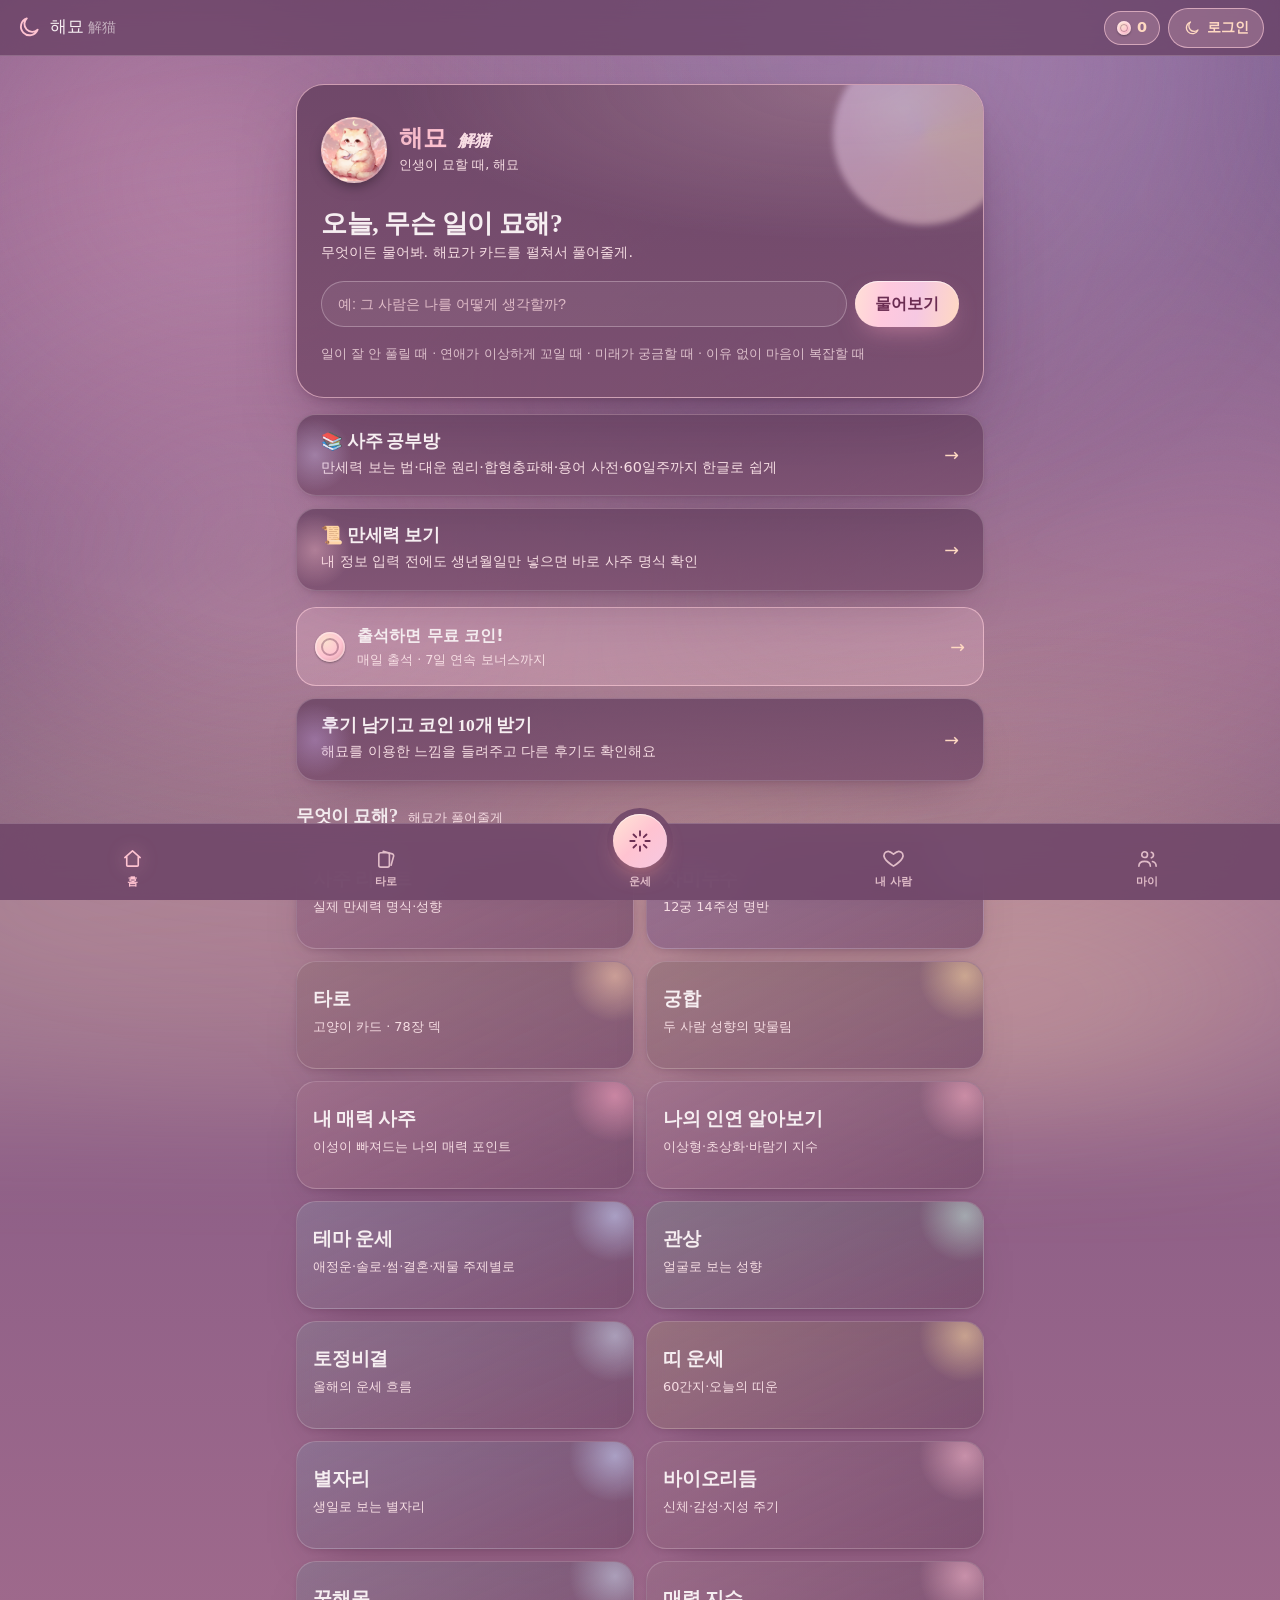
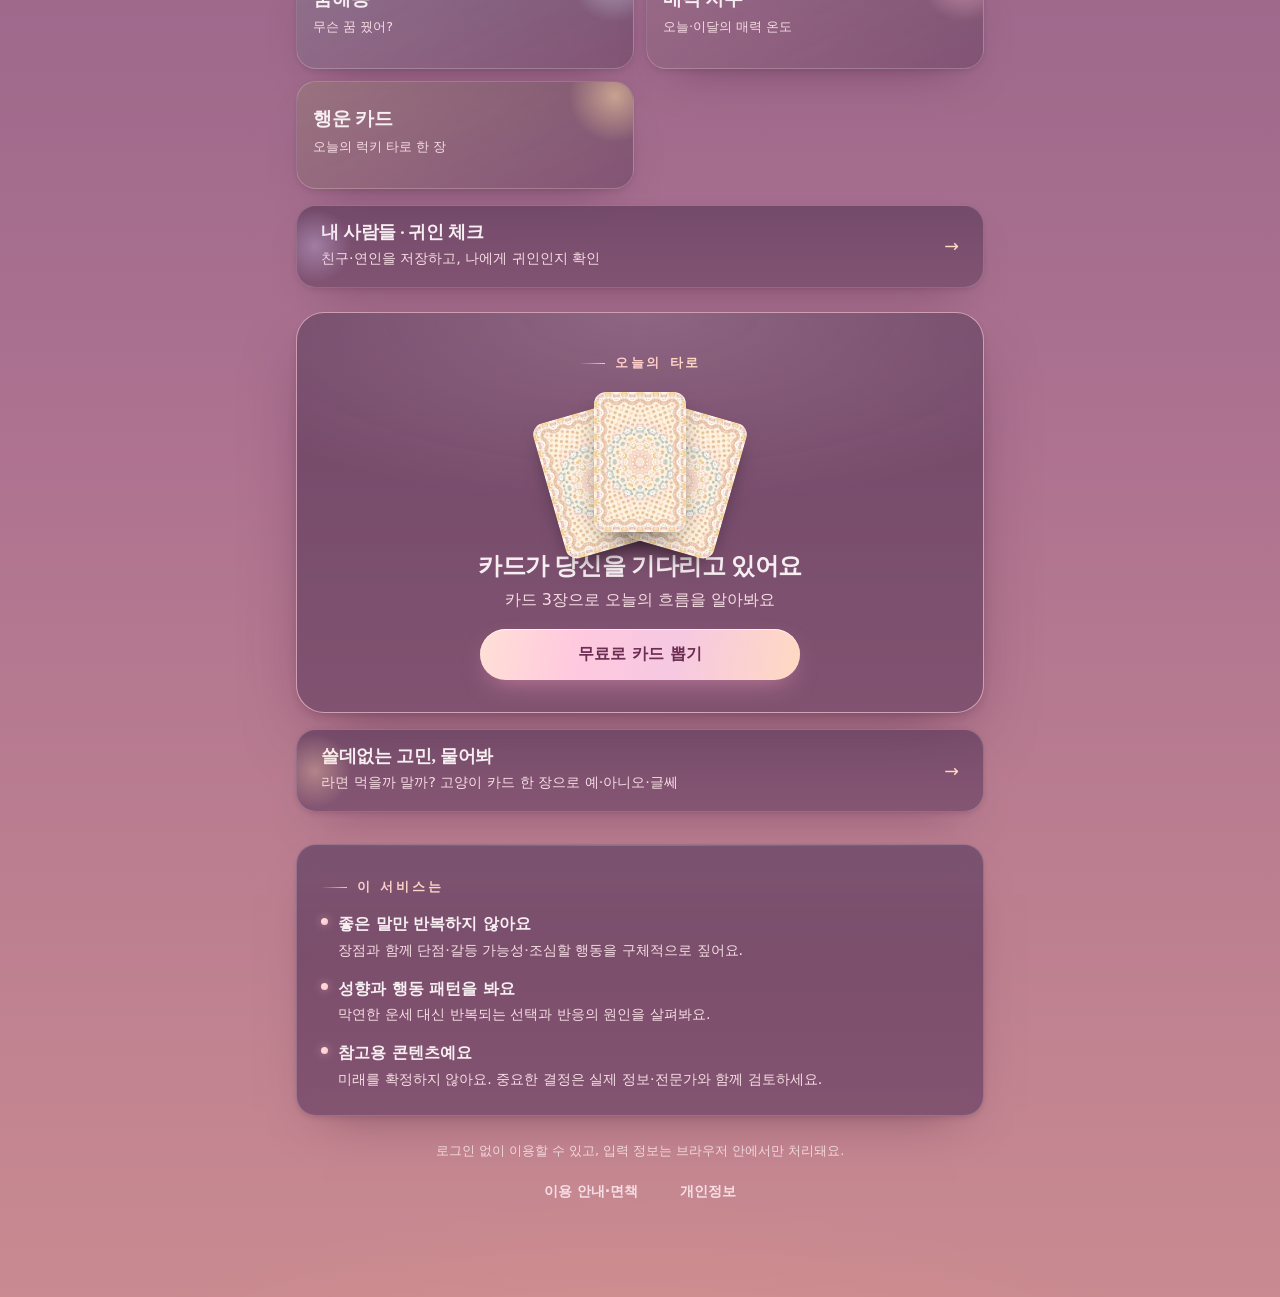
<file: index.html>
<!DOCTYPE html>
<html lang="ko">
<head>
  <meta charset="UTF-8" />
  <meta name="viewport" content="width=device-width, initial-scale=1, viewport-fit=cover" />
  <title>해묘 — 사주·타로·운세</title>
  <meta name="description" content="좋은 말만 들려주는 운세가 아니라, 성격·인간관계·연애·결혼·직업·금전 습관을 현실적으로 분석하는 자기이해형 사주·타로 리포트." />
  <meta name="theme-color" content="#2a1834" />
  <meta name="color-scheme" content="dark" />

  <!-- Open Graph -->
  <meta property="og:type" content="website" />
  <meta property="og:title" content="해묘 — 사주·타로·운세" />
  <meta property="og:description" content="성향과 반복되는 선택을 현실적으로 돌아보는 자기분석 리포트." />

  <!-- Favicon: 인라인 SVG 초승달 (외부 요청 없음) -->
  <link rel="icon" href="data:image/svg+xml,%3Csvg xmlns='http://www.w3.org/2000/svg' viewBox='0 0 24 24'%3E%3Crect width='24' height='24' rx='5' fill='%230e1320'/%3E%3Cpath d='M17 15.5A6 6 0 1 1 9 6a4.8 4.8 0 0 0 8 9.5Z' fill='none' stroke='%23c8a45c' stroke-width='1.5'/%3E%3C/svg%3E" />

  <link rel="stylesheet" href="assets/style.css" />
</head>
<body>
  <a class="skip-link" href="#main">본문 바로가기</a>
  <div id="app"><!-- 앱이 여기 렌더됩니다 --></div>

  <noscript>
    <div style="max-width:640px;margin:80px auto;padding:24px;color:#e9edf6;font-family:sans-serif;text-align:center;">
      <h1>자바스크립트가 필요합니다</h1>
      <p>이 서비스는 브라우저 안에서 계산이 이뤄지므로 자바스크립트를 켜 주세요. 입력한 정보는 서버로 전송되지 않습니다.</p>
    </div>
  </noscript>

  <script type="module" src="assets/js/app.js"></script>
</body>
</html>
</file>
<file: assets/style.css>
/* ===================== variables.css ===================== */
/* =========================================================
   Design tokens — 일몰·석양 파스텔 핑크 테마 (밝은 톤, 버튼도 톤온톤) (해 질 녘 하늘: 위는 보랏빛, 아래로 갈수록 로즈·코랄·피치)
   모든 색상·간격·타이포는 CSS 변수로 관리합니다.
   ========================================================= */
:root {
  /* ---- Color: 배경 (따뜻한 모브) — 피치빛 파스텔 오로라와 톤온톤 ---- */
  --c-bg: #6e4d74;
  --c-bg-deep: #5e4064;
  --c-bg-elev: #7a4f74;          /* 카드/패널 배경(노을빛 플럼) */
  --c-bg-elev-2: #8a5a80;
  --c-ivory: #f4ecd8;            /* 아이보리 카드 배경(타로) */
  --c-ivory-ink: #2a2418;        /* 아이보리 위 본문 */

  /* ---- Color: 텍스트 (웜 파스텔 화이트) ---- */
  --c-text: #f6eef1;            /* 본문(따뜻한 회백색) */
  --c-text-soft: #f6dde3;      /* 보조 텍스트(연한 로즈그레이) */
  --c-text-faint: #e0bcc8;

  /* ---- Color: 강조 (로즈골드 — 로즈→피치 메탈릭) ---- */
  --c-gold: #ffc3d1;            /* 석양 로즈 베이스 */
  --c-gold-soft: #ffd9c2;       /* 하이라이트(노을 피치) */
  --c-gold-line: rgba(255, 205, 218, 0.62);
  --c-gold-glow: rgba(255, 205, 218, 0.22);

  /* ---- Color: 의미색 (파스텔로 조율) ---- */
  --c-warn: #ffd6a8;            /* 주의(파스텔 앰버) */
  --c-warn-bg: rgba(226, 176, 126, 0.14);
  --c-danger: #e2919a;          /* 위험(파스텔 로즈레드) */
  --c-danger-bg: rgba(226, 145, 154, 0.14);
  --c-good: #c2f2d8;            /* 장점/긍정(파스텔 민트) */
  --c-good-bg: rgba(159, 211, 183, 0.14);
  --c-action: #ffd0f0;          /* 행동 제안(파스텔 로즈-라벤더) */
  --c-action-bg: rgba(207, 158, 198, 0.16);

  /* ---- Surface & line ---- */
  --c-line: rgba(255, 238, 244, 0.20);
  --c-line-strong: rgba(255, 238, 244, 0.30);
  --c-focus: #ffd9c2;

  /* ---- Typography ---- */
  --font-serif: "Nanum Myeongjo", "Noto Serif KR", "Apple SD Gothic Neo",
    "Batang", Georgia, "Times New Roman", serif;
  --font-sans: "Pretendard", "Apple SD Gothic Neo", "Malgun Gothic",
    "Segoe UI", Roboto, "Helvetica Neue", system-ui, sans-serif;

  --fs-hero: clamp(1.8rem, 6vw, 2.6rem);
  --fs-h1: clamp(1.5rem, 5vw, 2.05rem);
  --fs-h2: clamp(1.25rem, 4vw, 1.55rem);
  --fs-h3: 1.12rem;
  --fs-body: 1rem;              /* 16px 최소 유지 */
  --fs-sm: 0.9rem;
  --fs-xs: 0.8rem;
  --lh-body: 1.72;

  /* ---- Spacing ---- */
  --sp-1: 4px;
  --sp-2: 8px;
  --sp-3: 12px;
  --sp-4: 16px;
  --sp-5: 24px;
  --sp-6: 32px;
  --sp-7: 48px;
  --sp-8: 64px;

  /* ---- Radius / shadow ---- */
  --r-sm: 8px;
  --r-md: 14px;
  --r-lg: 20px;
  --r-xl: 28px;
  --shadow-card: 0 2px 6px -2px rgba(70,30,60,0.25), 0 22px 48px -28px rgba(70, 30, 60, 0.55);
  --shadow-float: 0 4px 10px -3px rgba(70,30,60,0.3), 0 30px 70px -24px rgba(70, 30, 60, 0.55);

  /* ---- Layout ---- */
  --wrap: 720px;               /* 본문 최대 폭 (가독성) */
  --wrap-wide: 1040px;
  --touch: 44px;               /* 최소 터치 영역 */
  --header-h: 56px;

  --ease: cubic-bezier(0.22, 0.61, 0.36, 1);
}

/* 시스템 폰트로도 레이아웃이 무너지지 않도록 fallback을 명시적으로 둡니다. */

/* ===================== base.css ===================== */
/* =========================================================
   Base — reset + 밤하늘 배경 + 타이포 기본값
   ========================================================= */
*,
*::before,
*::after { box-sizing: border-box; }

* { margin: 0; }

html {
  -webkit-text-size-adjust: 100%; scroll-behavior: smooth;
  /* 파스텔 오로라 베이스 — 따뜻한 모브(피치가 도는 살구빛 톤) */
  background-color: #6e4d74;
  background-image:
    radial-gradient(1300px 820px at 80% -8%, rgba(190, 140, 220, 0.22), transparent 62%),
    radial-gradient(1100px 760px at 8% 4%, rgba(255, 150, 190, 0.22), transparent 60%),
    radial-gradient(1200px 700px at 50% 112%, rgba(255, 170, 120, 0.42), transparent 64%),
    linear-gradient(180deg, #6a4d7a 0%, #8a5d86 36%, #ad7290 70%, #c98a90 100%);
}

/* 파스텔 오로라 — 피치·코랄·살구·연분홍이 뽀얗게 흐르고 라벤더는 살짝만.
   html::before에 두어 body(투명) 아래에서 번지고, 위에 그레인·비네트가 덮인다. */
html::before {
  content: ""; position: fixed; inset: -25%; z-index: -1; pointer-events: none;
  background:
    radial-gradient(46% 58% at 28% 30%, rgba(255, 190, 215, 0.34), transparent 68%),
    radial-gradient(48% 56% at 72% 22%, rgba(225, 190, 245, 0.26), transparent 70%),
    radial-gradient(56% 50% at 52% 78%, rgba(255, 205, 175, 0.42), transparent 70%),
    radial-gradient(42% 48% at 84% 62%, rgba(255, 180, 200, 0.32), transparent 72%),
    radial-gradient(40% 40% at 16% 84%, rgba(255, 225, 185, 0.30), transparent 72%);
  filter: blur(54px) saturate(1.04);
  will-change: transform;
  animation: aurora-drift 34s ease-in-out infinite alternate;
}
/* 두 번째 결 — 반대 방향으로 더 느리게 흘러 겹의 깊이를 만든다 */
html::after {
  content: ""; position: fixed; inset: -25%; z-index: -1; pointer-events: none;
  background:
    radial-gradient(38% 50% at 60% 20%, rgba(255, 200, 220, 0.24), transparent 72%),
    radial-gradient(42% 48% at 30% 58%, rgba(255, 185, 205, 0.22), transparent 72%),
    radial-gradient(50% 40% at 70% 92%, rgba(255, 215, 180, 0.34), transparent 74%);
  filter: blur(64px) saturate(1.02);
  will-change: transform; opacity: 0.95;
  animation: aurora-drift-2 46s ease-in-out infinite alternate;
}

@keyframes aurora-drift {
  0%   { transform: translate3d(-4%, -3%, 0) scale(1.06) rotate(-2.5deg); }
  50%  { transform: translate3d(4%,  2%, 0) scale(1.16) rotate(2deg); }
  100% { transform: translate3d(-1%, 5%, 0) scale(1.1)  rotate(3deg); }
}
@keyframes aurora-drift-2 {
  0%   { transform: translate3d(3%,  4%, 0) scale(1.12) rotate(2deg); }
  50%  { transform: translate3d(-3%, -2%, 0) scale(1.04) rotate(-2deg); }
  100% { transform: translate3d(2%, -4%, 0) scale(1.14) rotate(-3deg); }
}

body {
  font-family: var(--font-sans);
  font-size: var(--fs-body);
  line-height: var(--lh-body);
  color: var(--c-text);
  background: transparent; /* 오로라(html)가 비쳐 보이도록 */
  min-height: 100vh;
  -webkit-font-smoothing: antialiased;
  text-rendering: optimizeLegibility;
  overflow-wrap: break-word;
  word-break: keep-all; /* 한국어 줄바꿈 자연스럽게 */
}

img, svg { display: block; max-width: 100%; }

/* 미세 필름 그레인 — 평면적인 느낌을 줄이는 질감 (오로라 위 고정 레이어) */
body::before {
  content: ""; position: fixed; inset: 0; z-index: 0; pointer-events: none;
  background-image: url("data:image/svg+xml,%3Csvg xmlns='http://www.w3.org/2000/svg' width='140' height='140'%3E%3Cfilter id='n'%3E%3CfeTurbulence type='fractalNoise' baseFrequency='0.85' numOctaves='2' stitchTiles='stitch'/%3E%3C/filter%3E%3Crect width='100%25' height='100%25' filter='url(%23n)'/%3E%3C/svg%3E");
  opacity: 0.04; mix-blend-mode: overlay;
}
/* 가장자리 비네트 — 오로라를 가장자리에서 심연으로 가라앉혀 시선을 중앙에 모은다 */
body::after {
  content: ""; position: fixed; inset: 0; z-index: 0; pointer-events: none;
  background: radial-gradient(135% 105% at 50% 4%, transparent 66%, rgba(70, 40, 76, 0.28) 100%);
}
#app { position: relative; z-index: 1; }

/* 움직임에 민감한 사용자는 오로라를 정지 */
@media (prefers-reduced-motion: reduce) {
  html::before, html::after { animation: none; }
}

h1, h2, h3, h4 {
  font-family: var(--font-serif);
  font-weight: 600;
  line-height: 1.24;
  letter-spacing: -0.015em;
  text-wrap: balance;
}
h1 { font-size: var(--fs-h1); }
h2 { font-size: var(--fs-h2); }
h3 { font-size: var(--fs-h3); font-family: var(--font-sans); font-weight: 700; }

p { line-height: var(--lh-body); }

a { color: var(--c-gold-soft); text-decoration: none; }
a:hover { text-decoration: underline; }

button { font-family: inherit; font-size: inherit; color: inherit; cursor: pointer; }

ul, ol { padding-left: 1.15em; }
li { margin: 0.2em 0; }

/* 포커스 스타일 — 접근성. 색상만으로 구분하지 않도록 굵은 외곽선 */
:focus-visible {
  outline: 2px solid var(--c-focus);
  outline-offset: 2px;
  border-radius: 4px;
}

/* 스크린리더 전용 텍스트 */
.sr-only {
  position: absolute; width: 1px; height: 1px;
  padding: 0; margin: -1px; overflow: hidden;
  clip: rect(0 0 0 0); white-space: nowrap; border: 0;
}

/* Skip link */
.skip-link {
  position: absolute; left: 12px; top: -60px;
  background: var(--c-gold); color: #5c2544;
  padding: 10px 16px; border-radius: var(--r-sm);
  font-weight: 700; z-index: 100;
  transition: top 0.18s var(--ease);
}
.skip-link:focus { top: 12px; text-decoration: none; }

/* 레이아웃 컨테이너 */
.wrap { width: 100%; max-width: var(--wrap); margin-inline: auto; padding-inline: var(--sp-4); }
.wrap-wide { max-width: var(--wrap-wide); }

.app-main {
  padding-top: calc(var(--header-h) + var(--sp-4));
  padding-bottom: calc(84px + env(safe-area-inset-bottom, 0px)); /* 하단 탭바 여백 */
  min-height: 100vh;
}

.section-gap > * + * { margin-top: var(--sp-5); }

.muted { color: var(--c-text-soft); }
.tiny { font-size: var(--fs-xs); }
.center { text-align: center; }
.gold { color: var(--c-gold-soft); }
.serif { font-family: var(--font-serif); }

.divider {
  height: 1px; border: 0;
  background: linear-gradient(90deg, transparent, var(--c-gold-line), transparent);
  margin: var(--sp-5) 0;
}

/* 감쇠(모션 최소화) 설정 존중 */
@media (prefers-reduced-motion: reduce) {
  *, *::before, *::after {
    animation-duration: 0.001ms !important;
    animation-iteration-count: 1 !important;
    transition-duration: 0.001ms !important;
    scroll-behavior: auto !important;
  }
}

/* 화면 이동 시 제목에 주는 포커스(스크린리더용)는 테두리를 그리지 않음 */
[tabindex="-1"]:focus { outline: none; }

/* ===================== components.css ===================== */
/* =========================================================
   Components — header, buttons, forms, panels, chips, toast
   ========================================================= */

/* ---------- App header ---------- */
.app-header {
  position: fixed; inset: 0 0 auto 0; height: var(--header-h);
  display: flex; align-items: center; justify-content: space-between;
  padding-inline: var(--sp-4);
  background: rgba(100,62,96, 0.72);
  backdrop-filter: blur(12px);
  -webkit-backdrop-filter: blur(12px);
  border-bottom: 1px solid var(--c-line);
  z-index: 40;
}
.brand { display: flex; align-items: center; gap: var(--sp-2); font-family: var(--font-serif); font-size: 1.05rem; color: var(--c-text); }
.brand:hover { text-decoration: none; }
.brand .mark { display: inline-flex; color: var(--c-gold); }
.brand .mark svg { width: 26px; height: 26px; }
.header-nav { display: flex; gap: var(--sp-1); }
.header-nav a {
  min-width: var(--touch); min-height: 40px;
  display: inline-flex; align-items: center; justify-content: center;
  padding-inline: 12px; border-radius: var(--r-sm);
  color: var(--c-text-soft); font-size: var(--fs-sm);
}
.header-nav a:hover { color: var(--c-text); background: rgba(255,255,255,0.05); text-decoration: none; }
.login-chip {
  display: inline-flex; align-items: center; gap: 6px;
  min-height: 40px; padding: 0 14px; border-radius: 999px;
  border: 1px solid var(--c-gold-line); background: var(--c-gold-glow); color: var(--c-gold-soft) !important;
  font-size: var(--fs-sm); font-weight: 600; max-width: 130px;
}
.login-chip span { white-space: nowrap; overflow: hidden; text-overflow: ellipsis; }
.login-chip svg { width: 18px; height: 18px; flex-shrink: 0; }
.login-chip:hover { background: rgba(236,171,176,0.18) !important; text-decoration: none; }
@media (max-width: 560px) { .header-nav a[data-nav="/about"], .header-nav a[data-nav="/privacy"] { display: none; } }

/* ---------- Buttons ---------- */
.btn {
  --btn-bg: rgba(255, 220, 232, 0.14);
  display: inline-flex; align-items: center; justify-content: center; gap: var(--sp-2);
  min-height: var(--touch); padding: 12px 20px;
  border: 1px solid var(--c-line-strong); border-radius: var(--r-md);
  background: var(--btn-bg); color: var(--c-text);
  font-weight: 600; font-size: var(--fs-body);
  transition: transform 0.14s var(--ease), border-color 0.14s var(--ease), background 0.14s var(--ease);
}
.btn:hover { border-color: var(--c-gold-line); transform: translateY(-1px); }
.btn:active { transform: translateY(0); }
.btn svg { width: 20px; height: 20px; }
.btn[disabled] { opacity: 0.5; cursor: not-allowed; transform: none; }
.btn-block { width: 100%; }

.btn-primary {
  position: relative; overflow: hidden;
  border-color: transparent;
  background: linear-gradient(135deg, #ffe3d8, #ffc3d1 52%, #f4b3c6);
  color: #6b2d52; font-weight: 700;
  letter-spacing: 0.01em;
  box-shadow:
    0 1px 0 rgba(255,255,255,0.45) inset,
    0 -6px 14px -8px rgba(120,40,60,0.35) inset,
    0 12px 30px -14px rgba(236,150,143,0.85),
    0 2px 8px -4px rgba(0,0,0,0.35);
}
/* 은은한 광택 스윕 — 금속/유광 표면의 고급감 */
.btn-primary::after {
  content: ""; position: absolute; inset: 0; pointer-events: none;
  background: linear-gradient(115deg, transparent 30%, rgba(255,255,255,0.42) 47%, transparent 62%);
  transform: translateX(-120%); transition: transform 0.7s var(--ease);
}
.btn-primary:hover { border-color: transparent; filter: brightness(1.03) saturate(1.03); }
.btn-primary:hover::after { transform: translateX(120%); }

.btn-ghost { background: rgba(255, 225, 235, 0.10); border-color: rgba(255, 215, 228, 0.42); color: #fff5f8; }
.btn-ghost:hover { background: rgba(255, 225, 235, 0.18); }
.btn-quiet { background: transparent; border-color: transparent; color: var(--c-text-soft); }
.btn-quiet:hover { color: var(--c-text); background: rgba(255,225,235,0.12); }
.btn-sm { min-height: 38px; padding: 8px 14px; font-size: var(--fs-sm); }

.btn-row { display: flex; flex-wrap: wrap; gap: var(--sp-3); }

/* 소셜 로그인 버튼 (브랜드 색) */
.kakao-btn { background: #FEE500; color: #191600; border-color: transparent; font-weight: 700; }
.kakao-btn:hover { filter: brightness(0.97); border-color: transparent; }
.naver-btn { background: #03C75A; color: #fff; border-color: transparent; font-weight: 700; }
.naver-btn:hover { filter: brightness(0.97); border-color: transparent; }

/* ---------- Panel / hero card ---------- */
.panel {
  position: relative;
  background:
    linear-gradient(180deg, rgba(255,255,255,0.05), transparent 42%),
    linear-gradient(180deg, rgba(104,66,98,0.86), rgba(120,76,108,0.86));
  -webkit-backdrop-filter: blur(9px) saturate(1.08);
  backdrop-filter: blur(9px) saturate(1.08);
  border: 1px solid var(--c-line);
  border-radius: var(--r-lg);
  padding: var(--sp-5);
  box-shadow: var(--shadow-card);
}
/* 상단 헤어라인 하이라이트 — 유리/금속 느낌의 깊이 */
.panel::before {
  content: ""; position: absolute; inset: 0 0 auto 0; height: 1px; border-radius: var(--r-lg) var(--r-lg) 0 0;
  background: linear-gradient(90deg, transparent, rgba(255,255,255,0.16), transparent);
  pointer-events: none;
}
.panel-gold {
  border-color: var(--c-gold-line);
  box-shadow: 0 0 0 1px var(--c-gold-glow) inset, var(--shadow-float);
}
.panel-gold::before { background: linear-gradient(90deg, transparent, rgba(236,171,176,0.5), transparent); }

.eyebrow {
  display: inline-flex; align-items: center; gap: 10px;
  font-family: var(--font-sans); font-size: var(--fs-xs); font-weight: 600;
  letter-spacing: 0.22em; text-transform: uppercase;
  background: linear-gradient(90deg, var(--c-gold), var(--c-gold-soft));
  -webkit-background-clip: text; background-clip: text; color: transparent;
}
.eyebrow::before {
  content: ""; width: 26px; height: 1px;
  background: linear-gradient(90deg, transparent, var(--c-gold));
}

/* ---------- Chips / focus selectors ---------- */
.chip-grid { display: flex; flex-wrap: wrap; gap: var(--sp-2); }
.chip {
  position: relative;
  display: inline-flex; align-items: center; gap: 6px;
  min-height: var(--touch); padding: 8px 14px;
  border: 1px solid var(--c-line-strong); border-radius: 999px;
  background: rgba(255,255,255,0.02); color: var(--c-text-soft);
  font-size: var(--fs-sm);
  transition: all 0.14s var(--ease);
}
.chip input { position: absolute; opacity: 0; inset: 0; cursor: pointer; }
.chip:hover { border-color: var(--c-gold-line); color: var(--c-text); }
.chip.is-selected { /* JS toggles class; also uses aria-pressed */
  border-color: var(--c-gold); color: #6b2d52;
  background: linear-gradient(135deg, #ffe3d8, #ffc3d1);
  font-weight: 700;
}
.chip .check { display: inline-flex; opacity: 0; }
.chip .check svg { width: 14px; height: 14px; }
.chip.is-selected .check { opacity: 1; }
.chip:has(input:focus-visible) { outline: 2px solid var(--c-focus); outline-offset: 2px; }

/* ---------- Forms ---------- */
.field { display: grid; gap: 6px; margin-bottom: var(--sp-4); }
.field > label, .fieldset-label { font-size: var(--fs-sm); font-weight: 600; color: var(--c-text); }
.field .hint { font-size: var(--fs-xs); color: var(--c-text-soft); }
.input, .select, textarea.input {
  width: 100%; min-height: var(--touch);
  padding: 11px 13px;
  background: var(--c-bg-deep); color: var(--c-text);
  border: 1px solid var(--c-line-strong); border-radius: var(--r-sm);
  font-size: var(--fs-body); font-family: inherit;
}

/* 후기 */
.review-stars { display:flex; gap:4px; }
.review-star { appearance:none; border:0; background:transparent; color:var(--c-text-faint); font-size:2rem; line-height:1; padding:2px; cursor:pointer; }
.review-star.on, .review-star:hover { color:var(--c-gold-soft); }
.review-star:focus-visible { outline:2px solid var(--c-gold-soft); outline-offset:2px; border-radius:4px; }
.review-reward { flex:0 0 auto; color:var(--c-gold-soft); font-size:var(--fs-sm); font-weight:800; }
.review-stars + .muted { min-height:1.25em; }
.review-stars ~ .input { margin-top:var(--sp-3); }
.review-list { display:grid; gap:var(--sp-3); }
.review-card { padding:var(--sp-4); }
.review-rating { color:var(--c-gold-soft); letter-spacing:1px; margin-top:7px; }
.input:focus, .select:focus { border-color: var(--c-gold); outline: 2px solid var(--c-focus); outline-offset: 1px; }
.input[aria-invalid="true"] { border-color: var(--c-danger); }
.field-error { font-size: var(--fs-xs); color: #e39b7f; min-height: 1em; }
.field-error:empty { display: none; }

.radio-row, .seg { display: flex; gap: var(--sp-2); flex-wrap: wrap; }
.seg-opt { position: relative; flex: 1 1 auto; }
.seg-opt input { position: absolute; opacity: 0; inset: 0; cursor: pointer; }
.seg-opt span {
  display: flex; align-items: center; justify-content: center;
  min-height: var(--touch); padding: 8px 12px;
  border: 1px solid var(--c-line-strong); border-radius: var(--r-sm);
  color: var(--c-text-soft); font-size: var(--fs-sm); text-align: center;
}
.seg-opt input:checked + span { border-color: var(--c-gold); background: var(--c-gold-glow); color: var(--c-text); font-weight: 600; }
.seg-opt input:focus-visible + span { outline: 2px solid var(--c-focus); outline-offset: 2px; }

fieldset { border: 0; padding: 0; }

/* ---------- Notice boxes ---------- */
.notice {
  display: flex; gap: var(--sp-3);
  padding: var(--sp-4); border-radius: var(--r-md);
  border: 1px solid var(--c-line-strong);
  background: rgba(255,255,255,0.02);
  font-size: var(--fs-sm); color: var(--c-text-soft);
}
.notice svg { width: 20px; height: 20px; flex-shrink: 0; margin-top: 2px; }
.notice-warn { border-color: rgba(192,122,62,0.45); background: var(--c-warn-bg); color: #e6c3a2; }
.notice-warn svg { color: var(--c-warn); }
.notice-privacy { border-color: rgba(201,166,230,0.4); background: var(--c-action-bg); }
.notice-privacy svg { color: var(--c-action); }

/* ---------- Toast ---------- */
.toast-wrap {
  position: fixed; left: 50%; bottom: calc(24px + env(safe-area-inset-bottom, 0px));
  transform: translateX(-50%); z-index: 80;
  display: flex; flex-direction: column; gap: 8px; align-items: center;
  pointer-events: none;
}
.toast {
  background: #2a2036; color: var(--c-text);
  border: 1px solid var(--c-gold-line); border-radius: 999px;
  padding: 10px 18px; font-size: var(--fs-sm);
  box-shadow: var(--shadow-float);
  animation: toast-in 0.22s var(--ease);
}
@keyframes toast-in { from { opacity: 0; transform: translateY(8px); } to { opacity: 1; transform: none; } }

/* ---------- Loading spinner (constellation) ---------- */
.loader { display: grid; place-items: center; gap: var(--sp-5); padding: var(--sp-8) 0; text-align: center; }
.loader-orbit { width: 96px; height: 96px; position: relative; }
.loader-orbit::before, .loader-orbit::after {
  content: ""; position: absolute; inset: 0; border-radius: 50%;
  border: 1px solid var(--c-gold-line); border-top-color: var(--c-gold);
  animation: spin 1.6s linear infinite;
}
.loader-orbit::after { inset: 18px; border-top-color: transparent; border-right-color: var(--c-gold-soft); animation-duration: 2.4s; animation-direction: reverse; }
.loader-dot { position: absolute; top: 50%; left: 50%; width: 8px; height: 8px; margin: -4px; border-radius: 50%; background: var(--c-gold); box-shadow: 0 0 14px var(--c-gold); }
@keyframes spin { to { transform: rotate(360deg); } }

/* ---------- Back-to-top ---------- */
.to-top {
  position: fixed; right: 16px; bottom: calc(86px + env(safe-area-inset-bottom, 0px));
  width: 46px; height: 46px; border-radius: 50%;
  display: grid; place-items: center; z-index: 30;
  background: var(--c-bg-elev-2); border: 1px solid var(--c-gold-line); color: var(--c-gold-soft);
  box-shadow: var(--shadow-card); opacity: 0; pointer-events: none;
  transition: opacity 0.2s var(--ease), transform 0.2s var(--ease);
}
.to-top.show { opacity: 1; pointer-events: auto; }
.to-top:hover { transform: translateY(-2px); }

/* ---------- Sticky bottom action bar (mobile) ---------- */
.action-bar {
  position: fixed; left: 0; right: 0; bottom: calc(66px + env(safe-area-inset-bottom, 0px)); z-index: 35;
  padding: var(--sp-3) var(--sp-4);
  background: linear-gradient(180deg, rgba(100,62,96,0), rgba(112,70,102,0.94) 40%);
  display: flex; gap: var(--sp-3);
}
.has-action-bar { padding-bottom: calc(180px + env(safe-area-inset-bottom, 0px)); }

/* ---------- 하단 탭바 ---------- */
.tab-bar {
  position: fixed; left: 0; right: 0; bottom: 0; z-index: 50;
  display: flex; justify-content: space-around; align-items: flex-end;
  padding: 8px 6px calc(8px + env(safe-area-inset-bottom, 0px));
  background: rgba(112,72,106,0.9);
  -webkit-backdrop-filter: blur(20px) saturate(1.1); backdrop-filter: blur(20px) saturate(1.1);
  border-top: 1px solid var(--c-line);
}
.tab {
  flex: 1; min-width: 0; display: flex; flex-direction: column; align-items: center; gap: 3px;
  color: var(--c-text-faint); padding-top: 6px;
}
.tab:hover { text-decoration: none; color: var(--c-text-soft); }
.tab-ic { display: inline-flex; }
.tab-ic svg { width: 23px; height: 23px; }
.tab-label { font-size: 0.68rem; font-weight: 600; }
.tab.is-current { color: var(--c-gold); }
.tab.is-current .tab-ic { filter: drop-shadow(0 0 8px rgba(236,171,176,0.55)); }
/* 가운데 강조 탭 — 떠 있는 원 + 홀로그램 글로우 */
.tab-center .tab-ic {
  width: 54px; height: 54px; margin-top: -24px; border-radius: 50%;
  display: grid; place-items: center; color: #6b2d52;
  background: linear-gradient(135deg, #ffe6d6, #ffc3d1 50%, #f6c8e2);
  box-shadow: 0 10px 22px -8px rgba(236,150,143,0.75), 0 0 0 6px rgba(112,72,106,0.9), inset 0 1px 0 rgba(255,255,255,0.6);
}
.tab-center .tab-ic svg { width: 26px; height: 26px; }
.tab-center.is-current .tab-ic { filter: none; }
.tab-center .tab-label { margin-top: 2px; }

/* 홈 히어로 장식 */
.hero { position: relative; }
.hero-ornament {
  position: absolute; top: -8px; right: -6px; width: 190px; max-width: 42vw;
  color: var(--c-gold); opacity: 0.55; pointer-events: none; z-index: -1;
  filter: drop-shadow(0 0 24px rgba(236,171,176,0.15));
}
@media (max-width: 480px) { .hero-ornament { width: 130px; top: -4px; opacity: 0.4; } }

.grid-2 { display: grid; gap: var(--sp-4); }
@media (min-width: 720px) { .grid-2 { grid-template-columns: 1fr 1fr; } }

/* ---------- 프리미엄 잠금 ---------- */
.locked-fade {
  -webkit-mask-image: linear-gradient(180deg, #000 34%, transparent);
  mask-image: linear-gradient(180deg, #000 34%, transparent);
  opacity: 0.9;
}
.premium-lock {
  text-align: center;
  border: 1px solid var(--c-gold-line);
  background: linear-gradient(180deg, rgba(236,171,176,0.10), rgba(255,255,255,0));
}
.lock-badge {
  display: inline-flex; align-items: center; gap: 6px;
  font-size: 0.7rem; font-weight: 800; letter-spacing: 0.14em;
  color: var(--c-gold-soft);
  border: 1px solid var(--c-gold-line); border-radius: 999px; padding: 4px 12px;
}
.lock-badge svg { width: 14px; height: 14px; }

/* ---------- 코인 / 충전소 ---------- */
.coin-emoji { font-size: 1.9rem; line-height: 1; filter: drop-shadow(0 2px 6px rgba(236,171,176,0.4)); }
.coin-packs { display: grid; grid-template-columns: repeat(3, 1fr); gap: var(--sp-3); }
@media (max-width: 460px) { .coin-packs { grid-template-columns: 1fr; } }
.coin-pack {
  position: relative; text-align: center; cursor: pointer;
  display: flex; flex-direction: column; align-items: center; gap: 4px; padding: var(--sp-5) var(--sp-3);
}
.coin-pack .pack-coins { font-size: 1.4rem; font-weight: 800; color: var(--c-gold-soft); }
.coin-pack .pack-price { font-weight: 700; font-size: 1.05rem; }
.pack-badge {
  position: absolute; top: -9px; left: 50%; transform: translateX(-50%);
  font-size: 0.66rem; font-weight: 800; letter-spacing: 0.06em;
  color: #6b2d52; background: linear-gradient(135deg, #ffe3d8, #ffc3d1);
  border-radius: 999px; padding: 2px 10px; white-space: nowrap;
}
.streak-dot {
  width: 16px; height: 16px; border-radius: 999px;
  border: 1px solid var(--c-line-strong); background: rgba(255,255,255,0.04);
}
.streak-dot.on { background: linear-gradient(135deg, #ffe3d8, #ffc3d1); border-color: transparent; }
.streak-dot.bonus { position: relative; }
.streak-dot.bonus::after { content: "★"; position: absolute; inset: 0; display: grid; place-items: center; font-size: 9px; color: var(--c-gold-soft); }
.dot-badge {
  min-width: 22px; height: 22px; padding: 0 6px; border-radius: 999px;
  display: inline-grid; place-items: center; font-size: 0.72rem; font-weight: 800;
  color: #6b2d52; background: linear-gradient(135deg, #ffe3d8, #ffc3d1);
  animation: dot-pulse 1.6s var(--ease) infinite;
}
@keyframes dot-pulse { 0%,100% { transform: scale(1); } 50% { transform: scale(1.12); } }

/* ---------- 운세 카탈로그 (점신/포스텔러식) ---------- */
.coin-strip {
  display: inline-flex; align-items: center; gap: 10px; width: 100%;
  padding: 12px 16px; border-radius: 999px;
  border: 1px solid var(--c-gold-line); background: var(--c-gold-glow);
  color: var(--c-text); cursor: pointer;
}
.coin-strip-go { margin-left: auto; font-size: 1.1rem; }

/* 코인 마크 — 이모지 대신 CSS 골드 디스크 */
.coin-mark {
  width: 20px; height: 20px; border-radius: 50%; flex-shrink: 0; display: inline-block;
  background:
    radial-gradient(circle at 35% 30%, #fbe0cf, #ffc3d1 55%, #cf8f96);
  box-shadow: 0 1px 2px rgba(0,0,0,.35), inset 0 0 0 1.5px rgba(255,255,255,.35);
  position: relative;
}
.coin-mark::after {
  content: ""; position: absolute; inset: 4px; border-radius: 50%;
  border: 1.4px solid rgba(92,37,68,.35);
}
.coin-mark.sm { width: 14px; height: 14px; }
.coin-mark.sm::after { inset: 3px; border-width: 1px; }

.topic-grid { display: grid; grid-template-columns: 1fr 1fr; gap: var(--sp-3); }
.topic-tile {
  position: relative; overflow: hidden; cursor: pointer; text-align: left;
  display: flex; flex-direction: column; gap: 5px; min-height: 132px;
  padding: var(--sp-5) var(--sp-4);
  border: 1px solid var(--c-line); border-radius: var(--r-lg);
  background: var(--tint), linear-gradient(180deg, rgba(104,66,98,.74), rgba(120,76,108,.74));
  -webkit-backdrop-filter: blur(8px); backdrop-filter: blur(8px);
  box-shadow: var(--shadow-card);
  transition: transform .18s var(--ease), border-color .18s var(--ease), box-shadow .18s var(--ease);
}
/* 부드러운 코너 오브 — 아이콘 대신 색으로 카테고리를 구분(포스텔러 감성) */
.topic-tile::before {
  content: ""; position: absolute; top: -34px; right: -30px;
  width: 96px; height: 96px; border-radius: 50%;
  background: radial-gradient(circle, var(--accent), transparent 68%);
  opacity: .55; pointer-events: none;
}
.topic-tile:hover { transform: translateY(-3px); border-color: var(--c-gold-line); box-shadow: var(--shadow-float); }
.topic-tile:active { transform: translateY(-1px); }
.topic-name { position: relative; font-weight: 700; font-size: 1.16rem; letter-spacing: -0.01em; }
.topic-blurb { position: relative; font-size: var(--fs-xs); line-height: 1.5; }
.topic-cost {
  margin-top: auto; align-self: flex-start; display: inline-flex; align-items: center; gap: 5px;
  font-size: var(--fs-xs); font-weight: 800; color: #6b2d52;
  background: linear-gradient(135deg, #ffe3d8, #ffc3d1); border-radius: 999px; padding: 4px 10px 4px 8px;
}
.topic-cost.owned { color: var(--c-good); background: var(--c-good-bg); padding: 4px 12px; }

.topic-head {
  position: relative; overflow: hidden; padding: var(--sp-6) var(--sp-5);
  border: 1px solid var(--c-line); border-radius: var(--r-lg);
  background: var(--tint), linear-gradient(180deg, rgba(104,66,98,.82), rgba(120,76,108,.82));
  box-shadow: var(--shadow-card);
}
.topic-head::before {
  content: ""; position: absolute; top: -50px; right: -40px;
  width: 150px; height: 150px; border-radius: 50%;
  background: radial-gradient(circle, var(--accent), transparent 66%);
  opacity: .5; pointer-events: none;
}
.topic-head h1, .topic-head p { position: relative; }
.daily-label {
  font-weight: 800; font-size: var(--fs-sm);
  padding-bottom: 4px; border-bottom: 2px solid var(--accent, var(--c-gold)); display: inline-block; margin: 0 auto 4px;
}

/* 점수 링 */
.score-ring {
  width: 92px; height: 92px; border-radius: 50%; flex-shrink: 0;
  background: conic-gradient(var(--c-gold) var(--deg), rgba(255,255,255,0.10) 0);
  display: grid; place-items: center;
}
.score-ring-in {
  width: 74px; height: 74px; border-radius: 50%;
  background: var(--c-bg-elev); display: grid; place-items: center; line-height: 1;
  box-shadow: inset 0 1px 0 rgba(255,255,255,0.08);
}
.score-n { font-family: var(--font-serif); font-size: 1.7rem; font-weight: 700; color: var(--c-gold-soft); }
.score-u { font-size: .7rem; color: var(--c-text-soft); }

/* 데일리 3분할 */
.daily-grid { display: grid; grid-template-columns: 1fr 1fr 1fr; gap: var(--sp-3); }
@media (max-width: 460px) { .daily-grid { grid-template-columns: 1fr; } }
.daily-cell { display: flex; flex-direction: column; gap: 4px; text-align: center; align-items: center; padding: var(--sp-4) var(--sp-3); }

.lucky-row { display: flex; gap: var(--sp-2); flex-wrap: wrap; }
.lucky-chip {
  display: inline-flex; gap: 5px; align-items: center;
  font-size: var(--fs-sm); color: var(--c-text-soft);
  border: 1px solid var(--c-line-strong); border-radius: 999px; padding: 6px 13px;
}
.lucky-chip b { color: var(--c-gold-soft); font-weight: 700; }

/* 코인 마크 크기 변형 + 패키지 정렬 */
.coin-mark.lg { width: 30px; height: 30px; }
.coin-mark.lg::after { inset: 6px; border-width: 2px; }
.pack-coins { display: inline-flex; align-items: center; gap: 6px; justify-content: center; font-size: 1.35rem; font-weight: 800; color: var(--c-gold-soft); }
.coin-strip .coin-mark { width: 22px; height: 22px; }

/* ---------- 홈 (명품 우아 톤) ---------- */
.header-right { display: flex; align-items: center; gap: 8px; }
.coin-chip {
  display: inline-flex; align-items: center; gap: 6px;
  min-height: 34px; padding: 0 12px; border-radius: 999px;
  border: 1px solid var(--c-gold-line); background: var(--c-gold-glow);
  color: var(--c-gold-soft); font-size: var(--fs-sm); font-weight: 700;
}
.coin-chip:hover { text-decoration: none; background: rgba(236,171,176,0.2); }

.brand-title { font-size: 1.7rem; font-weight: 600; letter-spacing: -0.01em;
  background: linear-gradient(92deg, #f3b8c8, #ffc3d1 40%, #d9b3e0); -webkit-background-clip: text; background-clip: text; color: transparent; }
.brand-en { font-family: var(--font-serif); font-style: italic; font-size: 1rem; color: var(--c-text-soft); -webkit-text-fill-color: var(--c-text-soft); margin-left: 6px; }

/* 히어로 이벤트 배너 */
.hero-banner {
  position: relative; overflow: hidden; border-radius: var(--r-xl);
  padding: var(--sp-6) var(--sp-5);
  border: 1px solid var(--c-gold-line);
  background:
    linear-gradient(155deg, rgba(255,214,220,.22), rgba(224,196,246,.14) 60%, transparent),
    linear-gradient(180deg, rgba(104,66,98,.86), rgba(120,76,108,.86));
  box-shadow: var(--shadow-float);
}
.hero-orb {
  position: absolute; top: -30px; right: -30px; width: 190px; height: 190px; border-radius: 50%;
  background:
    radial-gradient(circle at 38% 34%, rgba(255,255,255,.7), transparent 34%),
    conic-gradient(from 200deg, #ffd9e6, #e7d0ff, #ffd9c2, #ffe6d0, #ffd9e6);
  filter: blur(2px); opacity: .5; pointer-events: none;
}
.hero-tag {
  display: inline-block; font-size: var(--fs-xs); font-weight: 700; letter-spacing: .04em;
  color: var(--c-good); border: 1px solid rgba(159,211,183,.5); border-radius: 999px; padding: 3px 12px;
}
.hero-h { position: relative; font-size: 1.8rem; font-weight: 600; line-height: 1.24; margin-top: var(--sp-3); }
.hero-sub { position: relative; margin-top: 6px; font-size: var(--fs-sm); max-width: 26ch; }

/* 홀로그램 글로우 버튼 */
.holo-btn {
  position: relative; overflow: hidden; display: inline-flex; align-items: center; justify-content: center; gap: 8px;
  margin-top: var(--sp-4); padding: 13px 26px; border: 0; border-radius: 999px;
  font-weight: 800; font-size: 1rem; color: #6b2d52; cursor: pointer;
  background: linear-gradient(100deg, #ffe0d6, #ffc9de 30%, #f6c8e2 60%, #ffd9c2);
  box-shadow: 0 10px 26px -10px rgba(230,150,180,.7), inset 0 1px 0 rgba(255,255,255,.6);
}
.holo-btn::after {
  content: ""; position: absolute; inset: 0; pointer-events: none;
  background: linear-gradient(115deg, transparent 34%, rgba(255,255,255,.6) 48%, transparent 60%);
  transform: translateX(-130%); animation: holo-sweep 3.6s var(--ease) infinite;
}
@keyframes holo-sweep { 0%,60% { transform: translateX(-130%); } 100% { transform: translateX(130%); } }
.holo-btn:hover { filter: brightness(1.03); }
.holo-arrow { font-weight: 700; }
.holo-lg { width: 82%; max-width: 320px; display: flex; padding: 15px; }

/* 기능 타일 그리드 */
.feature-grid { display: grid; grid-template-columns: 1fr 1fr; gap: var(--sp-3); }
.feature-tile { min-height: 108px; }

/* 와이드 카드 */
.wide-card {
  position: relative; overflow: hidden; width: 100%; text-align: left; cursor: pointer;
  display: flex; align-items: center; gap: 12px; margin-top: var(--sp-3);
  padding: var(--sp-4) var(--sp-5); border: 1px solid var(--c-line); border-radius: var(--r-lg);
  background: linear-gradient(180deg, rgba(104,66,98,.8), rgba(120,76,108,.8));
  box-shadow: var(--shadow-card); transition: transform .16s var(--ease), border-color .16s var(--ease);
}
.wide-card::before { content: ""; position: absolute; left: -20px; top: 50%; transform: translateY(-50%);
  width: 76px; height: 76px; border-radius: 50%; background: radial-gradient(circle, var(--accent), transparent 68%); opacity: .4; }
.wide-card:hover { transform: translateY(-2px); border-color: var(--c-gold-line); }
.wide-arrow { color: var(--c-gold-soft); font-size: 1.1rem; }

/* 오늘의 타로 피처 카드 */
.today-tarot {
  position: relative; overflow: hidden; text-align: center;
  padding: var(--sp-6) var(--sp-5); border: 1px solid var(--c-gold-line); border-radius: var(--r-xl);
  background:
    radial-gradient(120% 80% at 50% 0%, rgba(255,220,232,.20), transparent 60%),
    linear-gradient(180deg, rgba(104,66,98,.86), rgba(120,76,108,.86));
  box-shadow: var(--shadow-float);
}
.tt-cards { position: relative; height: 150px; margin: var(--sp-4) auto 0; width: 210px; }
.tt-card {
  position: absolute; top: 8px; left: 50%; width: 92px; height: 140px; border-radius: 12px;
  background-size: cover; background-position: center;
  box-shadow: 0 10px 24px -10px rgba(0,0,0,.7); border: 1px solid rgba(255,255,255,.14);
}
.tt-0 { transform: translateX(-50%) rotate(-16deg) translateX(-48px); }
.tt-1 { transform: translateX(-50%) rotate(0deg) translateY(-6px); z-index: 2; }
.tt-2 { transform: translateX(-50%) rotate(16deg) translateX(48px); }

.feat-dot { width: 7px; height: 7px; border-radius: 50%; margin-top: 8px; flex-shrink: 0;
  background: linear-gradient(135deg, #ffe3d8, #ffc3d1); box-shadow: 0 0 8px rgba(236,171,176,.6); }

/* 가격표 */
.price-rows { display: flex; flex-direction: column; gap: 2px; }
.price-row { display: flex; align-items: center; justify-content: space-between; padding: 6px 0; border-bottom: 1px solid var(--c-line); font-size: var(--fs-sm); }
.price-row:last-child { border-bottom: 0; }
.price-coin { display: inline-flex; align-items: center; gap: 5px; font-weight: 800; color: var(--c-gold-soft); }

/* ---------- 해묘 히어로 ---------- */
.haemyo-hero {
  position: relative; overflow: hidden; border-radius: var(--r-xl); padding: var(--sp-6) var(--sp-5);
  border: 1px solid var(--c-gold-line);
  background:
    radial-gradient(120% 90% at 80% 0%, rgba(255,214,220,.24), transparent 55%),
    linear-gradient(180deg, rgba(104,66,98,.88), rgba(120,76,108,.88));
  box-shadow: var(--shadow-float);
}
.haemyo-orb { position: absolute; top: -40px; right: -30px; width: 180px; height: 180px; border-radius: 50%;
  background: radial-gradient(circle at 40% 36%, rgba(255,255,255,.6), transparent 40%), conic-gradient(from 210deg, #ffd9e6, #e7d0ff, #ffe6d0, #ffd9e6);
  filter: blur(3px); opacity: .45; pointer-events: none; }
.haemyo-brand { position: relative; display: flex; align-items: center; gap: 12px; }
.haemyo-cat {
  width: 66px; height: 66px; border-radius: 50%; flex-shrink: 0;
  background-image: url("img/haemyo.webp"); background-size: cover; background-position: center;
  border: 2px solid rgba(255,255,255,.25); box-shadow: 0 6px 16px -6px rgba(0,0,0,.6);
}
.brand-title { font-size: 1.5rem; font-weight: 600; letter-spacing: -0.01em;
  background: linear-gradient(92deg, #f3b8c8, #ffc3d1 40%, #d9b3e0); -webkit-background-clip: text; background-clip: text; color: transparent; }
.haemyo-ask { position: relative; font-size: 1.6rem; font-weight: 600; margin-top: var(--sp-5); line-height: 1.3; }
.haemyo-inputrow { position: relative; display: flex; gap: 8px; margin-top: var(--sp-4); }
.haemyo-input {
  flex: 1; min-width: 0; min-height: 46px; padding: 0 16px; border-radius: 999px;
  background: rgba(255,255,255,.06); color: var(--c-text); border: 1px solid var(--c-line-strong); font-size: var(--fs-sm);
}
.haemyo-input::placeholder { color: var(--c-text-faint); }
.haemyo-input:focus { border-color: var(--c-gold); outline: none; }
.haemyo-go { margin-top: 0; padding: 12px 20px; white-space: nowrap; }
.haemyo-hooks { position: relative; margin-top: var(--sp-4); line-height: 1.7; opacity: .8; }

.coin-event {
  display: flex; align-items: center; gap: 12px; width: 100%; text-align: left; cursor: pointer;
  padding: 14px 18px; border-radius: var(--r-lg); border: 1px solid var(--c-gold-line);
  background: var(--c-gold-glow); color: var(--c-text);
}
.coin-event:hover { background: rgba(236,171,176,.16); }

/* 행운의 달 월별 흐름 */
.month-rows { display: flex; flex-direction: column; gap: 2px; }
.month-row { display: flex; align-items: center; justify-content: space-between; padding: 7px 0; border-bottom: 1px solid var(--c-line); font-size: var(--fs-sm); }
.month-row:last-child { border-bottom: 0; }
.month-lv { font-weight: 700; font-size: var(--fs-xs); padding: 2px 10px; border-radius: 999px; }
.lv-좋음 { color: #6b2d52; background: linear-gradient(135deg,#ffe3d8,#ffc3d1); }
.lv-무난 { color: var(--c-text-soft); border: 1px solid var(--c-line-strong); }
.lv-조용 { color: var(--c-text-faint); }

/* 운세 방법 선택 탭 (사주·타로·자미두수·토정비결) */
.method-tabs { display: flex; gap: 6px; margin: var(--sp-4) 0 0; background: rgba(255,255,255,.04); border: 1px solid var(--c-line); border-radius: 999px; padding: 4px; }
.method-tab { flex: 1; min-height: 38px; border: 0; border-radius: 999px; background: transparent; color: var(--c-text-soft); font-weight: 700; font-size: var(--fs-sm); cursor: pointer; }
.method-tab.on { color: #6b2d52; background: linear-gradient(135deg, #ffe3d8, #ffc3d1); box-shadow: 0 4px 12px -6px rgba(236,150,143,.7); }
.method-card { width: 56px; height: 86px; border-radius: 10px; flex-shrink: 0; background-size: cover; background-position: center; border: 1px solid rgba(255,255,255,.14); box-shadow: 0 8px 18px -8px rgba(0,0,0,.7); }

.method-tab { display: inline-flex; align-items: center; justify-content: center; gap: 5px; }
.mt-dot { width: 5px; height: 5px; border-radius: 50%; background: var(--c-good); display: inline-block; }
.method-tab.on .mt-dot { background: #6b2d52; }

/* 해묘의 오늘 추천 리스트 (포스텔러/점신식 → 해묘 톤) */
.reco-list { border: 1px solid var(--c-line); border-radius: var(--r-lg); overflow: hidden; background: linear-gradient(180deg, rgba(104,66,98,.7), rgba(120,76,108,.7)); }
.reco-row { display: flex; align-items: center; gap: 12px; width: 100%; text-align: left; cursor: pointer; padding: 15px 16px; background: transparent; border: 0; border-bottom: 1px solid var(--c-line); }
.reco-row:last-child { border-bottom: 0; }
.reco-row:hover { background: rgba(255,255,255,.04); }
.reco-tag { flex-shrink: 0; font-size: .72rem; font-weight: 800; color: var(--c); border: 1px solid color-mix(in srgb, var(--c) 45%, transparent); border-radius: 999px; padding: 3px 10px; min-width: 58px; text-align: center; }
.reco-name { flex: 1; font-family: var(--font-serif); font-weight: 600; font-size: 1rem; line-height: 1.35; }
.reco-arrow { color: var(--c-gold-soft); font-size: 1.2rem; flex-shrink: 0; }

/* 운세 카탈로그 그룹 헤더 (정돈) */
.fg-group { font-family: var(--font-serif); font-weight: 600; font-size: 1.05rem; color: var(--c-text); margin: var(--sp-5) 0 var(--sp-3); display: flex; align-items: center; gap: 10px; }
.fg-group::after { content: ""; flex: 1; height: 1px; background: linear-gradient(90deg, var(--c-gold-line), transparent); }
.fg-group:first-child { margin-top: var(--sp-4); }
.method-tabs { margin-bottom: 0; }

/* 무료 배지 */
.topic-cost.free { color: var(--c-good); background: var(--c-good-bg); }
.free-badge { display: inline-block; margin: var(--sp-3) 0 0; font-size: var(--fs-xs); font-weight: 800; color: var(--c-good); border: 1px solid rgba(159,211,183,.5); border-radius: 999px; padding: 4px 12px; }

/* 바이오리듬 막대 */
.bio-list { display: grid; gap: 12px; }
.bio-cell { display: grid; gap: 5px; }
.bio-lb { font-weight: 700; font-size: var(--fs-sm); }
.bio-track { height: 12px; border-radius: 999px; background: rgba(255,255,255,.08); overflow: hidden; position: relative; }
.bio-track::before { content: ""; position: absolute; left: 50%; top: 0; bottom: 0; width: 1px; background: rgba(255,255,255,.2); }
.bio-fill { height: 100%; border-radius: 999px; transition: width .4s var(--ease); }
.bio-v { font-size: var(--fs-xs); color: var(--c-text-soft); text-align: right; }

/* 바이오리듬 곡선 차트 */
.bio-chart { margin: 10px 0 8px; }
.bio-chart svg { display: block; overflow: visible; }
.bio-stats { display: flex; justify-content: space-around; gap: 8px; padding-top: 8px; border-top: 1px solid var(--c-line); }
.bio-stat { display: flex; align-items: center; gap: 6px; font-size: var(--fs-sm); }
.bio-dot { width: 10px; height: 10px; border-radius: 50%; display: inline-block; }
.bio-stat-lb { font-size: var(--fs-xs); }

/* 행운 카드 이미지 */
.lucky-card-img { width: 140px; height: 214px; margin: 0 auto; border-radius: 14px; background-size: cover; background-position: center; border: 1px solid rgba(255,255,255,.14); box-shadow: 0 14px 34px -14px rgba(0,0,0,.7); }

/* 운세 캘린더 */
.cal-nav { display: flex; align-items: center; justify-content: center; gap: 18px; margin: var(--sp-3) 0 var(--sp-4); }
.cal-arrow { width: 36px; height: 36px; border-radius: 50%; border: 1px solid var(--c-line-strong); background: transparent; color: var(--c-gold-soft); font-size: 1.2rem; cursor: pointer; }
.cal-grid { display: grid; grid-template-columns: repeat(7, 1fr); gap: 5px; }
.cal-wd { text-align: center; font-size: var(--fs-xs); color: var(--c-text-faint); padding-bottom: 4px; }
.cal-wd.sun { color: #e2919a; } .cal-wd.sat { color: #dcb6ff; }
.cal-day { aspect-ratio: 1; display: flex; flex-direction: column; align-items: center; justify-content: center; gap: 2px; border: 1px solid var(--c-line); border-radius: 10px; background: rgba(255,255,255,.02); cursor: pointer; }
.cal-day:hover { border-color: var(--c-gold-line); }
.cal-day.today { border-color: var(--c-gold); box-shadow: 0 0 0 1px var(--c-gold-glow) inset; }
.cal-d { font-size: var(--fs-xs); color: var(--c-text-soft); }
.cal-score { font-family: var(--font-serif); font-weight: 700; font-size: 0.95rem; }
.cal-detail-score { font-size: 2rem; font-weight: 800; min-width: 52px; text-align: center; }
.cal-mini { display: grid; grid-template-columns: repeat(3,1fr); gap: 8px; }
.cal-mini-cell { border: 1px solid var(--c-line); border-radius: 10px; padding: 10px; }
.cal-mini-cell b { display: block; font-size: var(--fs-sm); margin-bottom: 3px; }
.cal-mini-cell span { font-size: var(--fs-xs); line-height: 1.5; }

/* 레이더 차트 */
.radar-wrap { display: grid; place-items: center; }
.radar-wrap svg { max-width: 300px; }

.cal-day.cal-locked { background: rgba(255,255,255,.015); opacity: .55; }
.cal-day.cal-locked:hover { border-color: var(--c-line); }

/* 특별 쿠폰 팝업 */
.popup-ov { position: fixed; inset: 0; z-index: 200; display: grid; place-items: center; padding: 24px;
  background: rgba(10,6,14,.6); -webkit-backdrop-filter: blur(6px); backdrop-filter: blur(6px); animation: pop-fade .2s var(--ease); }
.popup-card { max-width: 340px; width: 100%; text-align: center; padding: var(--sp-6) var(--sp-5);
  border: 1px solid var(--c-gold-line); border-radius: var(--r-xl);
  background: radial-gradient(120% 80% at 50% 0%, rgba(255,224,180,.22), transparent 60%), linear-gradient(180deg, var(--c-bg-elev), var(--c-bg-elev-2));
  box-shadow: var(--shadow-float); animation: pop-in .28s var(--ease); }
.popup-sun { font-size: 3rem; margin-bottom: 8px; filter: drop-shadow(0 4px 12px rgba(255,200,120,.5)); }
@keyframes pop-fade { from { opacity: 0; } }
@keyframes pop-in { from { opacity: 0; transform: scale(.9) translateY(10px); } }

/* 택일 좋은 날 */
.taegil-days { display: flex; flex-wrap: wrap; gap: 8px; }
.taegil-day { display: inline-flex; flex-direction: column; align-items: center; padding: 8px 14px; border-radius: 12px; min-width: 56px; }
.taegil-day.good { background: var(--c-good-bg); border: 1px solid rgba(159,211,183,.4); color: var(--c-good); }
.taegil-day.bad { background: var(--c-danger-bg); border: 1px solid rgba(226,145,154,.4); color: var(--c-danger); }
.taegil-day b { font-family: var(--font-serif); font-size: 1.05rem; }

/* 재회 심화 — 재회 시기 창 */
.reunion-windows { display: flex; flex-direction: column; gap: 10px; margin: 10px 0; }
.rw-item { padding: 12px 14px; border-radius: 14px; background: var(--c-surface-2, rgba(255,255,255,.03)); border: 1px solid var(--c-line, rgba(255,255,255,.08)); }
.rw-item.rw-top { background: var(--c-good-bg); border-color: rgba(159,211,183,.4); }
.rw-when { display: flex; align-items: center; gap: 8px; }
.rw-when b { font-family: var(--font-serif); font-size: 1.1rem; }
.rw-note { margin-top: 4px; font-size: var(--fs-sm); color: var(--c-text-soft, inherit); }

/* 내 사람 테마 큐레이션 */
.theme-card { }
.rank-row { display:flex; align-items:center; gap:10px; padding:8px 4px; border-bottom:1px solid var(--c-line, rgba(255,255,255,.06)); }
.rank-row:last-child { border-bottom:0; }
.rank-medal { font-family:var(--font-serif); font-size:1.1rem; color:var(--c-text-faint); width:24px; text-align:center; }
.rank-medal.gold { color:var(--c-gold, #d3aa78); }
.rank-name { font-weight:700; flex:1; }
.rank-meta { white-space:nowrap; }
.cupid-row { display:flex; align-items:center; justify-content:space-between; gap:10px; padding:8px 4px; border-bottom:1px solid var(--c-line, rgba(255,255,255,.06)); }
.cupid-row:last-child { border-bottom:0; }
.cupid-name { font-weight:700; }
.cupid-arrows { display:flex; align-items:center; gap:8px; font-size:.82rem; }
.cupid-mid { color:var(--c-gold, #e0899a); }

/* 장르별 운세 탭 */
.genre-tabs { display:flex; gap:8px; overflow-x:auto; padding-bottom:6px; -webkit-overflow-scrolling:touch; }
.genre-tab { flex:0 0 auto; padding:8px 16px; border-radius:999px; border:1px solid var(--c-line-strong); background:transparent; color:var(--c-text-soft); font-size:var(--fs-sm); font-weight:600; white-space:nowrap; }
.genre-tab.on { border-color:var(--c-gold); color:#6b2d52; background:linear-gradient(135deg,#ffe3d8,#ffc3d1); }

/* 시점 전환 배너 */
.viewas-bar { position: fixed; top: var(--header-h); left: 0; right: 0; z-index: 39; backdrop-filter: blur(10px); -webkit-backdrop-filter: blur(10px); display: flex; align-items: center; justify-content: space-between; gap: 10px; padding: 8px 16px; background: linear-gradient(90deg, rgba(255,191,210,.28), rgba(217,196,242,.28)); border-bottom: 1px solid var(--c-gold-line); font-size: var(--fs-sm); }
.viewas-bar[hidden] { display: none; }
.viewas-back { border: 1px solid var(--c-gold-line); background: rgba(0,0,0,.25); color: inherit; border-radius: 999px; padding: 4px 12px; font: inherit; font-weight: 700; cursor: pointer; }
body:has(.viewas-bar:not([hidden])) .app-main { padding-top: calc(var(--header-h) + 56px); }

/* 누구 기준으로 볼까 — 사람 칩 */
.person-switch { margin-bottom: var(--sp-4); }
.ps-title { font-size: var(--fs-sm); color: var(--c-gold-soft); font-weight: 700; margin-bottom: 8px; }
.ps-row { display: flex; gap: 8px; overflow-x: auto; padding-bottom: 4px; scrollbar-width: none; }
.ps-row::-webkit-scrollbar { display: none; }
.ps-chip { flex: 0 0 auto; display: inline-flex; align-items: center; gap: 4px; padding: 8px 14px; border-radius: 999px; border: 1px solid var(--c-line); background: rgba(255,255,255,.04); color: inherit; font: inherit; font-size: var(--fs-sm); cursor: pointer; white-space: nowrap; }
.ps-chip.on { border-color: var(--c-gold-line); background: var(--c-gold-glow); font-weight: 700; }
.ps-chip svg { width: 16px; height: 16px; }
.ps-add { border-style: dashed; }

/* 관상 사진 */
.gs-photo { margin-top: var(--sp-3); display: flex; justify-content: center; }
.gs-canvas { max-width: 100%; max-height: 360px; border-radius: 14px; border: 1px solid var(--c-gold-line); }

/* 타로 질문 분야 버튼 — 톤온톤 파스텔 */
.topic-btn {
  display: flex; align-items: center; gap: 12px; width: 100%; text-align: left; cursor: pointer;
  padding: 16px 18px; border-radius: var(--r-lg);
  background: linear-gradient(135deg, rgba(255, 228, 236, 0.20), rgba(255, 205, 222, 0.10));
  border: 1px solid rgba(255, 215, 228, 0.42); color: var(--c-text);
  box-shadow: 0 10px 24px -16px rgba(90, 40, 80, 0.6), inset 0 1px 0 rgba(255, 255, 255, 0.18);
  -webkit-backdrop-filter: blur(8px); backdrop-filter: blur(8px);
  transition: transform .14s var(--ease), background .14s var(--ease), border-color .14s var(--ease);
}
.topic-btn:hover { transform: translateY(-1px); background: linear-gradient(135deg, rgba(255, 228, 236, 0.30), rgba(255, 205, 222, 0.16)); border-color: rgba(255, 220, 232, 0.7); }
.topic-btn.on { background: linear-gradient(135deg, #ffe3d8, #ffc3d1 55%, #f6c8e2); color: #6b2d52; border-color: transparent; }
.topic-btn .tb-ic { width: 38px; height: 38px; border-radius: 50%; display: grid; place-items: center; flex-shrink: 0;
  background: linear-gradient(135deg, #ffe3d8, #ffc3d1 55%, #f6c8e2); color: #6b2d52; box-shadow: inset 0 1px 0 rgba(255,255,255,.6); }
.topic-btn .tb-ic svg { width: 20px; height: 20px; }
.topic-btn .tb-name { flex: 1; font-weight: 700; }
.topic-btn .tb-arrow { color: var(--c-gold-soft); display: inline-flex; }
.topic-btn.on .tb-arrow { color: #6b2d52; }

/* 리포트 저장 중 — 흐림 효과는 캡처에 안 찍히므로 잠깐 끔 */
body.is-capturing .panel, body.is-capturing .app-header, body.is-capturing .tab-bar { -webkit-backdrop-filter: none; backdrop-filter: none; }
body.is-capturing .eyebrow, body.is-capturing .brand-title { background: none; -webkit-background-clip: border-box; background-clip: border-box; color: var(--c-gold-soft); -webkit-text-fill-color: var(--c-gold-soft); }

/* 잠긴 랭킹 미리보기 */
.rank-blur { filter: blur(3px); opacity: .7; pointer-events: none; user-select: none; }

/* 결과 저장 — 오른쪽 플로팅 버튼 + 팝업 */
.dl-float { position: fixed; right: 14px; bottom: calc(150px + env(safe-area-inset-bottom, 0px)); z-index: 45; display: flex; flex-direction: column; align-items: flex-end; gap: 8px; }
.dl-fab { display: grid; place-items: center; gap: 0; width: 54px; height: 54px; border-radius: 50%; border: 0; cursor: pointer;
  background: linear-gradient(135deg, #ffe3d8, #ffc3d1 55%, #f6c8e2); color: #6b2d52;
  box-shadow: 0 10px 22px -8px rgba(120, 50, 90, .55), inset 0 1px 0 rgba(255,255,255,.6); }
.dl-fab-ic { font-size: 1.1rem; line-height: 1; }
.dl-fab-tx { font-size: .62rem; font-weight: 800; line-height: 1; margin-top: -6px; }
.dl-fab[aria-expanded="true"] { outline: 2px solid rgba(255,255,255,.7); outline-offset: 2px; }
.dl-pop { width: 200px; padding: 14px; border-radius: 18px; display: grid; gap: 8px;
  background: rgba(110, 70, 104, 0.94); border: 1px solid rgba(255, 215, 228, 0.45);
  -webkit-backdrop-filter: blur(14px); backdrop-filter: blur(14px);
  box-shadow: 0 18px 40px -16px rgba(60, 20, 50, .7); animation: dl-in .18s var(--ease); }
.dl-pop[hidden] { display: none; }
@keyframes dl-in { from { opacity: 0; transform: translateY(6px) scale(.97); } to { opacity: 1; transform: none; } }
.dl-title { font-weight: 800; font-size: var(--fs-sm); }
.dl-sub { font-size: .72rem; opacity: .8; margin-top: -6px; }
.dl-opt { display: flex; align-items: center; gap: 8px; padding: 10px 12px; border-radius: 12px; cursor: pointer; font: inherit; font-weight: 700; font-size: var(--fs-sm);
  background: rgba(255, 228, 236, 0.16); border: 1px solid rgba(255, 215, 228, 0.4); color: var(--c-text); text-align: left; }
.dl-opt:first-of-type { background: linear-gradient(135deg, #ffe3d8, #ffc3d1 55%, #f6c8e2); color: #6b2d52; border-color: transparent; }
.dl-opt[disabled] { opacity: .6; }
.dl-status { font-size: .72rem; opacity: .9; min-height: 1em; }
body.is-capturing .dl-float { display: none; }

/* ---------- 테마 운세 ---------- */
.theme-chips { display: flex; flex-wrap: wrap; gap: 7px; padding: 12px; border-radius: 20px;
  background: rgba(255, 228, 236, 0.10); border: 1px solid rgba(255, 215, 228, 0.28); }
.theme-chip { padding: 7px 13px; border-radius: 999px; font: inherit; font-size: var(--fs-sm); font-weight: 600; cursor: pointer;
  background: rgba(255, 228, 236, 0.12); border: 1px solid rgba(255, 215, 228, 0.34); color: var(--c-text); }
.theme-chip.on { background: linear-gradient(135deg, #ffe3d8, #ffc3d1 55%, #f6c8e2); color: #6b2d52; border-color: transparent; font-weight: 800; }
.theme-list { display: grid; gap: 14px; }
@media (min-width: 720px) { .theme-list { grid-template-columns: 1fr 1fr; } }
.theme-banner { position: relative; display: flex; flex-direction: column; justify-content: space-between; width: 100%; min-height: 188px;
  padding: 18px 18px 14px; border: 0; border-radius: 20px; cursor: pointer; text-align: left; overflow: hidden; color: #fff;
  background: var(--bg); box-shadow: 0 16px 30px -18px rgba(70, 30, 60, .7); font: inherit; transition: transform .15s var(--ease); }
.theme-banner:hover { transform: translateY(-2px); }
.theme-banner::after { content: ""; position: absolute; inset: 0; background: radial-gradient(120% 90% at 100% 0%, rgba(255,255,255,.22), transparent 55%); pointer-events: none; }
.tb-art { position: absolute; right: -6px; top: 50%; transform: translateY(-50%); width: 128px; height: 128px; opacity: .95; color: rgba(90, 50, 90, .55); }
.tb-art svg { width: 100%; height: 100%; }
.tb-text { position: relative; z-index: 1; max-width: 72%; display: grid; gap: 6px; }
.tb-eyebrow { font-size: .74rem; font-weight: 700; letter-spacing: .06em; opacity: .9; }
.tb-title { font-family: var(--font-serif); font-size: 1.42rem; font-weight: 700; line-height: 1.3; white-space: pre-line; text-shadow: 0 2px 10px rgba(60, 20, 50, .25); }
.tb-foot { position: relative; z-index: 1; display: flex; align-items: center; justify-content: space-between; gap: 8px; margin-top: 14px; }
.tb-sub { font-size: .76rem; opacity: .92; }
.tb-cost { display: inline-flex; align-items: center; gap: 4px; padding: 4px 10px; border-radius: 999px; font-size: .78rem; font-weight: 800;
  background: rgba(255, 255, 255, .88); color: #6b2d52; flex-shrink: 0; }
.tb-cost.free { color: #2f7a5a; }
.tb-new { position: absolute; top: 12px; right: 12px; z-index: 2; font-size: .66rem; font-weight: 900; letter-spacing: .06em;
  padding: 3px 8px; border-radius: 999px; background: #fff; color: #c2456f; }
/* 밝은 배너는 글자를 진하게 */
.theme-banner.bg-rose, .theme-banner.bg-peach, .theme-banner.bg-lilac, .theme-banner.bg-gold, .theme-banner.bg-mint { color: #5a2448; }
.theme-banner.bg-rose .tb-title, .theme-banner.bg-peach .tb-title, .theme-banner.bg-lilac .tb-title, .theme-banner.bg-gold .tb-title, .theme-banner.bg-mint .tb-title { text-shadow: 0 1px 0 rgba(255,255,255,.4); }
@media (max-width: 719px) {
  .theme-chips { flex-wrap: nowrap; overflow-x: auto; scrollbar-width: none; padding: 10px; }
  .theme-chips::-webkit-scrollbar { display: none; }
  .theme-chip { flex: 0 0 auto; }
}

/* ---- 12시진 고르기 ---- */
.sijin-wrap{margin-top:8px}
.sijin-now{font-weight:700;font-size:var(--fs-sm);color:#ffe3ec;background:rgba(255,227,216,.14);border:1px solid rgba(255,195,209,.35);border-radius:12px;padding:8px 12px;margin-bottom:8px}
.sijin-grid{display:grid;grid-template-columns:repeat(4,minmax(0,1fr));gap:6px;transition:opacity .2s}
.sijin-chip{display:flex;flex-direction:column;align-items:center;gap:1px;padding:7px 2px;border-radius:12px;border:1px solid rgba(255,195,209,.35);background:rgba(255,227,216,.10);color:inherit;cursor:pointer;font-size:.82rem;line-height:1.15;min-width:0}
.sijin-chip b{font-size:.86rem}
.sijin-chip .sijin-h{font-family:var(--font-serif,serif);opacity:.85}
.sijin-chip .sijin-range{font-size:.62rem;opacity:.7;white-space:nowrap}
.sijin-chip:hover{background:rgba(255,227,216,.22)}
.sijin-chip.is-on{background:linear-gradient(135deg,#ffe3d8,#ffc3d1 55%,#f6c8e2);color:#6b2d52;border-color:transparent;box-shadow:0 4px 12px rgba(255,160,190,.35)}
@media (min-width:560px){.sijin-grid{grid-template-columns:repeat(6,minmax(0,1fr))}}

/* 공용 팝업 창 (친구 추가 등) */
.modal-card { max-width: 420px; text-align: left; padding: var(--sp-4) var(--sp-4) var(--sp-5); max-height: 88vh; overflow-y: auto; }
.modal-head { display: flex; align-items: center; gap: 8px; margin-bottom: var(--sp-3); position: sticky; top: calc(-1 * var(--sp-4)); padding-top: 4px; z-index: 1; }
.modal-title { flex: 1; font-size: 1.15rem; font-weight: 700; }
.modal-x { width: 34px; height: 34px; border-radius: 50%; border: 1px solid var(--c-line); background: rgba(255,255,255,.08); color: inherit; cursor: pointer; flex: none; }
.modal-body .panel { background: transparent; border: 0; padding: 0; box-shadow: none; }

/* ---- 토정비결 연도·인생 흐름 ---- */
.tj-yrow { display: flex; align-items: center; gap: 8px; margin-top: 10px; flex-wrap: wrap; }
.tj-yinput { width: 110px; text-align: center; font-weight: 800; font-size: 1.1rem; }
.tj-step { width: 38px; height: 38px; border-radius: 50%; border: 1px solid rgba(255,195,209,.45); background: rgba(255,227,216,.12); color: inherit; font-size: 1.3rem; cursor: pointer; }
.tj-yu { font-weight: 700; }
.tj-chips { display: flex; gap: 6px; flex-wrap: wrap; margin-top: 10px; }
.tj-chip { padding: 6px 10px; border-radius: 99px; border: 1px solid rgba(255,195,209,.4); background: rgba(255,227,216,.10); color: inherit; font-size: .78rem; font-weight: 700; cursor: pointer; }
.tj-chip.on { background: linear-gradient(135deg,#ffe3d8,#ffc3d1 55%,#f6c8e2); color: #6b2d52; border-color: transparent; }
.tj-stages { display: grid; grid-template-columns: repeat(2, minmax(0,1fr)); gap: 8px; }
@media (max-width: 420px) { .tj-stages { grid-template-columns: 1fr; } }
.tj-stage { padding: 12px; border-radius: 16px; border: 1px solid var(--c-line); background: rgba(255,255,255,.06); display: grid; gap: 5px; }
.tj-stage.is-now, .tj-dec.is-now { border-color: #ffc3d1; box-shadow: 0 0 0 3px rgba(255,195,209,.18); }
.tj-st-top { display: flex; align-items: center; gap: 6px; }
.tj-st-top b { font-size: 1.05rem; }
.tj-band { margin-left: auto; font-size: .7rem; font-weight: 800; padding: 2px 8px; border-radius: 99px; background: var(--bc); color: var(--bt); }
.b-top { --bc: #c6f0d8; --bt: #2f6b4b; } .b-up { --bc: #d4e6ff; --bt: #2f5b9a; } .b-mid { --bc: #ffe3b0; --bt: #7a5210; } .b-low { --bc: #ffc9c2; --bt: #7a2a22; }
.tj-bar { height: 6px; border-radius: 99px; background: rgba(255,255,255,.12); overflow: hidden; }
.tj-bar i { display: block; height: 100%; background: linear-gradient(90deg,#ffe3d8,var(--bc)); border-radius: inherit; }
.tj-chart { display: grid; grid-template-columns: repeat(9, minmax(0,1fr)); gap: 4px; height: 130px; align-items: end; margin-top: 10px; padding: 8px 6px 0; border-radius: 14px; background: rgba(255,255,255,.05); }
.tj-col { display: flex; flex-direction: column; align-items: center; justify-content: flex-end; height: 100%; gap: 3px; }
.tj-cb { width: 70%; border-radius: 8px 8px 3px 3px; background: linear-gradient(180deg, var(--bc), rgba(255,255,255,.25)); }
.tj-col.is-now .tj-cb { outline: 2px solid #ffc3d1; outline-offset: 1px; }
.tj-cv { font-weight: 800; } .tj-cl { padding-bottom: 4px; }
.tj-decades { display: grid; gap: 8px; margin-top: 10px; }
.tj-dec { padding: 10px 12px; border-radius: 14px; border: 1px solid var(--c-line); border-left: 4px solid var(--bc); background: rgba(255,255,255,.05); display: grid; gap: 4px; }
.tj-dec-h { display: flex; align-items: center; gap: 6px; flex-wrap: wrap; }
.tj-upc { color: #b8f0cc; font-weight: 800; } .tj-dnc { color: #ffc0b4; font-weight: 800; }
.tj-yrs { display: flex; gap: 6px; flex-wrap: wrap; }
.tj-ybtn { padding: 4px 10px; border-radius: 99px; font-size: .72rem; font-weight: 700; cursor: pointer; color: inherit; border: 1px solid rgba(255,255,255,.3); background: rgba(255,255,255,.08); }
.tj-ybtn.good { border-color: #b8f0cc; } .tj-ybtn.warn { border-color: #ffc0b4; }

/* ---- 사주 공부방 ---- */
.st-grid { display: grid; grid-template-columns: repeat(auto-fill, minmax(260px, 1fr)); gap: 10px; }
.st-card { text-align: left; padding: 18px; border-radius: 18px; border: 1px solid var(--c-line); background: rgba(255,255,255,.07); color: inherit; cursor: pointer; display: grid; gap: 8px; }
.st-card:hover { background: rgba(255,227,216,.12); }
.st-card h3 { font-size: 1.05rem; line-height: 1.35; }
.st-more { color: #ffc3d1; font-weight: 700; font-size: .82rem; }
.st-lib { margin-top: var(--sp-4); }
.st-lib-grid { display: grid; grid-template-columns: repeat(auto-fill, minmax(230px, 1fr)); gap: 4px 16px; }
.st-lib-row { display: flex; justify-content: space-between; align-items: center; padding: 10px 2px; border: 0; border-bottom: 1px dashed rgba(255,255,255,.14); background: none; color: inherit; font: inherit; font-weight: 700; cursor: pointer; text-align: left; }
.st-step { display: flex; gap: 12px; align-items: flex-start; padding: 12px; border-radius: 16px; background: rgba(255,255,255,.06); border: 1px solid var(--c-line); }
.st-num { flex: none; width: 28px; height: 28px; border-radius: 50%; display: grid; place-items: center; font-weight: 800; background: linear-gradient(135deg,#ffe3d8,#ffc3d1); color: #6b2d52; }
.st-list { display: grid; gap: 8px; margin-top: 8px; }
.st-item { padding: 12px 14px; border-radius: 14px; background: rgba(255,255,255,.06); border: 1px solid var(--c-line); display: grid; gap: 4px; }
.st-item.is-mine { border-color: #ffc3d1; box-shadow: 0 0 0 3px rgba(255,195,209,.18); }
.st-item-h { display: flex; align-items: center; gap: 6px; }
.st-item-h b { color: var(--c-gold-soft); }
.st-cycle { display: flex; justify-content: center; gap: 10px; margin: 6px 0; }
.st-mine { font-size: .66rem; font-weight: 800; padding: 2px 8px; border-radius: 99px; background: #ffc3d1; color: #6b2d52; }

/* ---- 운세 허브: 사주 테마 캐러셀 ---- */
.fh-head { display: flex; align-items: flex-end; justify-content: space-between; gap: 10px; margin-bottom: 10px; }
.fh-all { border: 1px solid rgba(255,195,209,.45); background: rgba(255,227,216,.12); color: inherit; border-radius: 99px; padding: 6px 12px; font-weight: 700; font-size: .78rem; cursor: pointer; white-space: nowrap; }
.fh-carousel { display: grid; grid-auto-flow: column; grid-auto-columns: 86%; gap: 12px; overflow-x: auto; scroll-snap-type: x mandatory; padding: 4px 2px 8px; scrollbar-width: none; }
.fh-carousel::-webkit-scrollbar { display: none; }
@media (min-width: 720px) { .fh-carousel { grid-auto-columns: calc(50% - 6px); } }
.fh-slide { scroll-snap-align: start; }
.fh-slide .theme-banner { width: 100%; height: 100%; }
.fh-dots { display: flex; justify-content: center; gap: 5px; margin-top: 4px; flex-wrap: wrap; }
.fh-dot { width: 6px; height: 6px; border-radius: 99px; background: rgba(255,255,255,.3); transition: all .2s; }
.fh-dot.on { width: 18px; background: #ffc3d1; }
.fh-tarot { margin-top: var(--sp-3); width: 100%; display: flex; align-items: center; gap: 12px; padding: 14px 16px; border-radius: 18px; cursor: pointer; color: inherit;
  border: 1px solid rgba(255,195,209,.4); background: linear-gradient(135deg, rgba(247,198,210,.28), rgba(201,130,168,.18)); }
.fh-tarot-ic { font-size: 1.6rem; }

/* ---- 타로 첫 화면: 칩 상자 속 직접 질문 ---- */
.tq-panel { align-items: center; }
.tq-box { flex: 1 1 100%; display: grid; gap: 8px; padding: 4px 2px 6px; }
.tq-top { display: flex; align-items: center; gap: 10px; }
.tq-cat { width: 46px; height: 46px; border-radius: 50%; object-fit: cover; flex: none; border: 2px solid rgba(255,227,216,.8); box-shadow: 0 4px 12px rgba(80,30,70,.3); }
.tq-input { resize: none; min-height: 46px; line-height: 1.4; }
.tq-hint { color: var(--c-text-soft); }
.tq-topics { display: flex; flex-wrap: wrap; gap: 6px; }
.tq-topic { display: inline-flex; align-items: center; gap: 6px; padding: 6px 12px 6px 6px; border-radius: 99px; border: 1px solid rgba(255,195,209,.45);
  background: rgba(255,255,255,.12); color: inherit; font-weight: 700; font-size: .8rem; cursor: pointer; }
.tq-topic .tb-ic { width: 26px; height: 26px; border-radius: 50%; display: grid; place-items: center; background: linear-gradient(135deg,#ffe3d8,#f6c8e2); color: #6b2d52; }
.tq-topic .tb-ic svg { width: 14px; height: 14px; }
.tq-topic.on, .tq-topic:hover { background: linear-gradient(135deg,#ffe3d8,#ffc3d1 55%,#f6c8e2); color: #6b2d52; border-color: transparent; }
.tq-sep { flex: 1 1 100%; display: flex; align-items: center; gap: 8px; margin: 6px 0 2px; font-size: .74rem; font-weight: 800; color: var(--c-gold-soft); }
.tq-sep::before, .tq-sep::after { content: ""; flex: 1; height: 1px; background: rgba(255,255,255,.18); }
/* 배너 고양이 — 해묘 마스코트 사진 */
.tb-art .tb-cat { width: 100%; height: 100%; border-radius: 50%; object-fit: cover; border: 3px solid rgba(255,240,244,.85); box-shadow: 0 8px 22px rgba(70,30,70,.35); }
.theme-chips.tq-panel { flex-wrap: wrap !important; overflow: visible !important; }
.tq-panel .theme-chip { flex: none; }
.tb-art:has(.tb-cat) { width: 112px; height: 112px; right: 14px; }
@media (max-width: 420px) { .tb-art:has(.tb-cat) { width: 92px; height: 92px; right: 10px; } }
.dp-opts { display: grid; gap: 8px; }
.dp-opt { display: grid; gap: 2px; text-align: left; padding: 12px 14px; border-radius: 14px; border: 1px solid rgba(255,195,209,.45); background: rgba(255,255,255,.1); color: inherit; cursor: pointer; }
.dp-opt:hover { background: linear-gradient(135deg,#ffe3d8,#ffc3d1 55%,#f6c8e2); color: #6b2d52; }
/* 고양이 원 테두리 제거 — 가장자리를 부드럽게 흐리게 */
.tb-art .tb-cat, .tq-cat { border: 0 !important; box-shadow: none !important;
  -webkit-mask-image: radial-gradient(circle at 50% 50%, #000 58%, transparent 71%); mask-image: radial-gradient(circle at 50% 50%, #000 58%, transparent 71%); }
.dp-opt:hover .muted { color: #8a4a6e !important; }

/* ===================== cards.css ===================== */
/* =========================================================
   Tarot cards — 뒷면 부채꼴, 미세 기울기, 뒤집기, 확대
   과도한 3D/번쩍임 없이 부드럽고 고급스럽게.
   ========================================================= */

:root {
  --card-w: 148px;
  --card-h: 252px;
  --card-radius: 14px;
}
@media (min-width: 720px) { :root { --card-w: 172px; --card-h: 292px; } }

/* ---- 카드 뒤집기 컨테이너 ---- */
.tcard {
  position: relative;
  width: var(--card-w); height: var(--card-h);
  border-radius: var(--card-radius);
  perspective: 1100px;
  background: transparent; border: 0; padding: 0;
  transition: transform 0.28s var(--ease), filter 0.28s var(--ease);
  will-change: transform;
}
.tcard:focus-visible { outline: 2px solid var(--c-focus); outline-offset: 4px; }
.tcard .tcard-inner {
  position: absolute; inset: 0;
  transform-style: preserve-3d;
  transition: transform 0.7s var(--ease);
  border-radius: var(--card-radius);
}
.tcard.is-flipped .tcard-inner { transform: rotateY(180deg); }

.tcard-face {
  position: absolute; inset: 0;
  backface-visibility: hidden; -webkit-backface-visibility: hidden;
  border-radius: var(--card-radius);
  overflow: hidden;
  box-shadow: var(--shadow-card), 0 0 0 1px rgba(0,0,0,0.4);
}
.tcard-face svg { width: 100%; height: 100%; }
.tcard-front { transform: rotateY(180deg); background: var(--c-ivory); }
.tcard-back { background: #322641; }

/* 실제 RWS 카드 이미지 */
.tcard-img { width: 100%; height: 100%; object-fit: cover; display: block; user-select: none; -webkit-user-drag: none; }

/* 마이너 아르카나 — 슈트별 이미지 시트(14장) */
.tcard-sprite { background-repeat: no-repeat; background-size: 1400% 100%; background-color: var(--c-ivory); }
.tcard.is-reversed .tcard-front .tcard-sprite { transform: rotate(180deg); }

/* 덱 선택 · 배열 묶음 */
.deck-toggle { display: grid; grid-template-columns: 1fr 1fr; gap: 10px; }
.deck-opt { text-align: left; cursor: pointer; padding: 14px; border-radius: var(--r-sm, 12px); border: 1px solid var(--c-line); background: rgba(255,255,255,0.02); color: inherit; font: inherit; }
.deck-opt b { display: block; }
.deck-opt span { display: block; font-size: var(--fs-sm); opacity: .72; margin-top: 4px; }
.deck-opt.on { border-color: var(--c-gold-line); background: var(--c-gold-glow); }
.spread-group-title { font-weight: 800; margin: var(--sp-5) 0 var(--sp-2); color: var(--c-gold-soft); }

/* 얇은 실제 카드 테두리 + 깊이감 */
.tcard-face::after {
  content: ""; position: absolute; inset: 0; border-radius: var(--card-radius);
  border: 1px solid rgba(236,171,176,0.35);
  box-shadow: inset 0 0 0 3px rgba(0,0,0,0.18);
  pointer-events: none;
}

/* 역방향 */
.tcard.is-reversed .tcard-front svg,
.tcard.is-reversed .tcard-front img { transform: rotate(180deg); }

/* ---- 선택 전 부채꼴 스프레드 ---- */
.spread {
  position: relative;
  display: flex; justify-content: center; align-items: flex-end;
  min-height: calc(var(--card-h) + 60px);
  padding: 30px 8px;
  margin-inline: calc(-1 * var(--sp-4));
}
/* 모바일: 가로 스크롤 폴백 */
.spread.scrolling {
  overflow-x: auto; justify-content: flex-start; gap: 10px;
  padding-inline: var(--sp-4); scroll-snap-type: x mandatory;
}
.spread.scrolling .spread-slot { position: static !important; transform: none !important; scroll-snap-align: center; }

.spread-slot {
  position: absolute;
  transform-origin: bottom center;
  transition: transform 0.3s var(--ease), filter 0.3s var(--ease);
}
.spread-slot .tcard { cursor: pointer; }
.spread-slot .tcard:hover, .spread-slot .tcard:focus-within { transform: translateY(-14px); }
.spread-slot.is-picked { z-index: 5; }
.spread-slot.is-picked .tcard { transform: translateY(-22px); filter: drop-shadow(0 20px 30px rgba(0,0,0,0.55)); }
.spread-slot.is-dimmed .tcard { filter: brightness(0.7) saturate(0.8); }

/* 카드 미세 기울기(마우스/터치) — JS가 --rx/--ry 설정 */
.tcard[data-tilt] .tcard-inner {
  transform: rotateX(var(--rx, 0deg)) rotateY(var(--ry, 0deg));
}
.tcard.is-flipped[data-tilt] .tcard-inner {
  transform: rotateY(180deg) rotateX(calc(-1 * var(--rx, 0deg))) rotateY(calc(-1 * var(--ry, 0deg)));
}

/* ---- 선택된 카드 결과 배열 ---- */
.picked-row { display: flex; gap: var(--sp-4); justify-content: center; flex-wrap: wrap; }
.picked-item { display: grid; gap: 10px; justify-items: center; text-align: center; max-width: var(--card-w); }
.picked-item .pos-label { font-size: var(--fs-xs); letter-spacing: 0.1em; text-transform: uppercase; color: var(--c-gold-soft); }
.picked-item .card-name { font-family: var(--font-serif); font-size: var(--fs-sm); }
.picked-item .card-dir { font-size: var(--fs-xs); color: var(--c-text-soft); }

/* 카운터/진행 */
.pick-counter { text-align: center; font-size: var(--fs-sm); color: var(--c-text-soft); margin-bottom: var(--sp-3); }
.pick-counter b { color: var(--c-gold-soft); }

/* ---- 확대 보기(라이트박스) ---- */
.lightbox {
  position: fixed; inset: 0; z-index: 90;
  display: grid; place-items: center; padding: var(--sp-5);
  background: rgba(6,9,16,0.86); backdrop-filter: blur(6px);
  animation: fade 0.2s var(--ease);
}
.lightbox .tcard { --card-w: min(74vw, 320px); --card-h: min(126vw, 544px); }
.lightbox .lb-close { position: absolute; top: 16px; right: 16px; }
@keyframes fade { from { opacity: 0; } to { opacity: 1; } }

@media (prefers-reduced-motion: reduce) {
  .tcard-inner { transition: none !important; }
  .spread-slot { transition: none !important; }
}

/* ---- 카드 고르는 방식 ---- */
.pick-methods { display: grid; grid-template-columns: repeat(4, 1fr); gap: 6px; margin: var(--sp-3) 0; }
.pm-chip { display: grid; gap: 2px; padding: 9px 6px; border-radius: 14px; text-align: center; cursor: pointer;
  background: rgba(255, 228, 236, 0.12); border: 1px solid rgba(255, 215, 228, 0.36); color: var(--c-text); font: inherit; }
.pm-chip b { font-size: var(--fs-sm); }
.pm-chip span { font-size: 0.7rem; opacity: .75; }
.pm-chip.on { background: linear-gradient(135deg, #ffe3d8, #ffc3d1 55%, #f6c8e2); color: #6b2d52; border-color: transparent; }
@media (max-width: 420px) { .pm-chip span { display: none; } }

/* 부채꼴 — 카드가 많을 땐 조금 작게 */
.spread.fan { --card-w: 92px; --card-h: 156px; min-height: 250px; overflow: hidden; }
@media (min-width: 720px) { .spread.fan { --card-w: 132px; --card-h: 224px; min-height: 340px; } }
/* 전부 펼치기 — 격자 */
.spread.grid { display: grid; grid-template-columns: repeat(auto-fill, minmax(46px, 1fr)); gap: 6px; align-items: start;
  --card-w: 100%; --card-h: auto; min-height: 0; padding: 12px var(--sp-4); }
.spread.grid .spread-slot { position: static !important; transform: none !important; }
.spread.grid .tcard { width: 100%; height: auto; aspect-ratio: 13 / 20; }
.spread.grid .spread-slot .tcard:hover { transform: translateY(-4px); }
.spread.grid .spread-slot.is-picked .tcard { transform: translateY(-4px); }
/* 가로로 넘기기 — 조금 작게 */
.spread.scrolling { --card-w: 110px; --card-h: 187px; }
/* 섞기 애니메이션 */
.spread.shuffling .spread-slot { animation: haemyo-shuffle .9s var(--ease) both; animation-delay: calc(var(--i, 0) * 12ms); }
@keyframes haemyo-shuffle {
  0% { } 35% { transform: translate(0, -10px) rotate(0deg); left: 50%; }
  55% { transform: translate(calc((var(--i, 0) - 10) * 1.5px), -14px) rotate(calc((var(--i, 0) - 10) * 1deg)); }
  100% { }
}
/* 고른 카드는 맨 앞으로 */
.spread .spread-slot.is-picked { z-index: 500 !important; }
.spread.fan .spread-slot.is-picked .tcard { transform: translateY(-34px) scale(1.12); }
.spread.fan .spread-slot.is-dimmed { opacity: .85; }

/* ===================== report.css ===================== */
/* =========================================================
   Report UI — 리포트 카드, 인사이트 박스, 점프 메뉴, 아코디언
   ========================================================= */

.report-head { position: relative; overflow: hidden; }
.report-head .eyebrow { margin-bottom: 8px; }
.report-meta { display: flex; flex-wrap: wrap; gap: 8px 14px; margin-top: var(--sp-3); font-size: var(--fs-sm); color: var(--c-text-soft); }
.report-meta b { color: var(--c-text); font-weight: 600; }

/* 요약 상단 */
.summary-card { border-color: var(--c-gold-line); }
.summary-card h2 { margin-bottom: var(--sp-3); }
.summary-lead { font-size: 1.05rem; color: var(--c-text); }

/* 성향 강도 미터 (점수를 확정 대신 강도로) */
.meters { display: grid; gap: var(--sp-3); margin-top: var(--sp-4); }
.meter { display: grid; grid-template-columns: 88px 1fr auto; align-items: center; gap: var(--sp-3); }
.meter .m-label { font-size: var(--fs-sm); color: var(--c-text-soft); }
.meter .m-track { height: 8px; border-radius: 999px; background: rgba(255,255,255,0.07); overflow: hidden; }
.meter .m-fill { height: 100%; border-radius: 999px; background: linear-gradient(90deg, var(--c-gold-soft), var(--c-gold)); }
.meter .m-val { font-size: var(--fs-xs); color: var(--c-text-soft); min-width: 3.4em; text-align: right; }

/* 점프 메뉴 (분야별 이동) */
.jump-nav {
  position: sticky; top: var(--header-h); z-index: 20;
  margin: 0 calc(-1 * var(--sp-4));
  padding: var(--sp-2) var(--sp-4);
  background: rgba(100,62,96,0.82); backdrop-filter: blur(10px);
  border-bottom: 1px solid var(--c-line);
  display: flex; gap: var(--sp-1); overflow-x: auto;
  scrollbar-width: thin; -webkit-overflow-scrolling: touch;
}
.jump-nav a {
  flex: 0 0 auto; padding: 8px 12px; border-radius: 999px;
  font-size: var(--fs-sm); color: var(--c-text-soft); white-space: nowrap;
  border: 1px solid transparent;
}
.jump-nav a:hover { color: var(--c-text); text-decoration: none; }
.jump-nav a.is-active { color: var(--c-gold-soft); border-color: var(--c-gold-line); background: var(--c-gold-glow); }

/* 리포트 섹션 카드 */
.report-card { scroll-margin-top: calc(var(--header-h) + 56px); }
.report-card > summary,
.report-card .rc-head {
  display: flex; align-items: center; gap: var(--sp-3);
  padding: var(--sp-4) var(--sp-5);
  cursor: pointer; list-style: none; user-select: none;
}
.report-card > summary::-webkit-details-marker { display: none; }
.report-card .rc-index {
  flex: 0 0 auto; width: 34px; height: 34px; border-radius: 10px;
  display: grid; place-items: center;
  font-family: var(--font-serif); color: var(--c-gold-soft);
  border: 1px solid var(--c-gold-line); background: var(--c-gold-glow);
}
.report-card .rc-title { flex: 1; font-size: var(--fs-h3); font-weight: 700; }
.report-card .rc-sub { font-size: var(--fs-xs); color: var(--c-text-soft); font-weight: 400; display: block; margin-top: 2px; }
.report-card .rc-chevron { transition: transform 0.24s var(--ease); color: var(--c-text-soft); }
.report-card[open] .rc-chevron { transform: rotate(180deg); }

.report-card .rc-body { padding: 0 var(--sp-5) var(--sp-5); }
.report-card[open] .rc-body { animation: rc-open 0.28s var(--ease); }
@keyframes rc-open { from { opacity: 0; transform: translateY(-4px); } to { opacity: 1; transform: none; } }

/* 카드 내부 블록 — 핵심요약/해석/상황/주의/행동 */
.block { padding: var(--sp-3) 0; }
.block + .block { border-top: 1px solid var(--c-line); }
.block-label {
  display: inline-flex; align-items: center; gap: 7px;
  font-size: var(--fs-xs); letter-spacing: 0.04em; text-transform: uppercase;
  font-weight: 700; margin-bottom: 6px;
}
.block-label .ic { display: inline-flex; }
.block-label .ic svg { width: 15px; height: 15px; }
.report-card .rc-index svg { width: 18px; height: 18px; }
.report-card .rc-chevron svg { width: 20px; height: 20px; }
.block p, .block li { color: var(--c-text); }
.block ul { margin: 4px 0; }

/* 의미별 색 구분 (색상만이 아니라 라벨/아이콘 병행) */
.tag-summary .block-label { color: var(--c-gold-soft); }
.tag-read .block-label { color: var(--c-text-soft); }
.tag-case .block-label { color: #b9a6cf; }
.tag-good .block-label { color: var(--c-good); }
.tag-good { border-left: 3px solid var(--c-good); padding-left: var(--sp-4); background: var(--c-good-bg); border-radius: 0 var(--r-sm) var(--r-sm) 0; }
.tag-warn .block-label { color: var(--c-warn); }
.tag-warn { border-left: 3px solid var(--c-warn); padding-left: var(--sp-4); background: var(--c-warn-bg); border-radius: 0 var(--r-sm) var(--r-sm) 0; }
.tag-action .block-label { color: var(--c-action); }
.tag-action { border-left: 3px solid var(--c-action); padding-left: var(--sp-4); background: var(--c-action-bg); border-radius: 0 var(--r-sm) var(--r-sm) 0; }

/* 인사이트 강조 박스 */
.insight {
  margin: var(--sp-4) 0; padding: var(--sp-4);
  border: 1px solid var(--c-gold-line); border-radius: var(--r-md);
  background: linear-gradient(180deg, var(--c-gold-glow), transparent);
  font-family: var(--font-serif); font-size: 1.06rem; line-height: 1.6; color: var(--c-text);
}
.insight::before { content: "“"; color: var(--c-gold); font-size: 1.6em; line-height: 0; vertical-align: -0.35em; margin-right: 4px; }

/* 습관 개선 카드 */
.habit { padding: var(--sp-4); border: 1px solid var(--c-line); border-radius: var(--r-md); background: rgba(255,255,255,0.02); }
.habit + .habit { margin-top: var(--sp-3); }
.habit h4 { font-family: var(--font-sans); font-size: 1.02rem; margin-bottom: 8px; color: var(--c-text); }
.habit dl { display: grid; gap: 8px; margin: 0; }
.habit dt { font-size: var(--fs-xs); font-weight: 700; color: var(--c-gold-soft); text-transform: uppercase; letter-spacing: 0.04em; }
.habit dd { margin: 0; font-size: var(--fs-sm); color: var(--c-text); }
.habit .task { margin-top: 8px; padding: 10px 12px; border-radius: var(--r-sm); background: var(--c-action-bg); border: 1px dashed rgba(201,166,230,0.4); font-size: var(--fs-sm); }

/* 리포트 그리드: 모바일 1열, 데스크톱 2열 */
.report-grid { display: grid; gap: var(--sp-4); }
@media (min-width: 900px) {
  .report-grid { grid-template-columns: 1fr 1fr; align-items: start; }
  .report-grid .span-2 { grid-column: 1 / -1; }
}

/* ---- 사주 명식(팔자) ---- */
.myeongsik { display: grid; grid-template-columns: repeat(4, 1fr); gap: var(--sp-2); }
.ms-col {
  display: grid; gap: 8px; justify-items: center; text-align: center;
  padding: var(--sp-3) 4px; border-radius: var(--r-md);
  border: 1px solid var(--c-line); background: rgba(255,255,255,0.015);
}
.ms-col.ms-day { border-color: var(--c-gold-line); background: var(--c-gold-glow); }
.ms-pos { font-size: var(--fs-xs); color: var(--c-text-soft); letter-spacing: 0.08em; }
.ms-day .ms-pos { color: var(--c-gold-soft); }
.ms-gz { display: grid; gap: 6px; }
.ms-ch {
  font-family: var(--font-serif); font-size: 1.7rem; line-height: 1;
  width: 46px; height: 46px; display: grid; place-items: center;
  border-radius: 10px; border: 1px solid var(--c-line);
}
.ms-kr { font-size: var(--fs-xs); color: var(--c-text-soft); }
.ms-empty .ms-ch { opacity: 0.4; }

/* 오행 색 (절제된 채도) */
.elem-wood  { color: #8fbf9e; border-color: rgba(143,191,158,0.4); background: rgba(143,191,158,0.08); }
.elem-fire  { color: #d69a6a; border-color: rgba(214,154,106,0.4); background: rgba(214,154,106,0.08); }
.elem-earth { color: #d9bd82; border-color: rgba(236,171,176,0.4); background: rgba(236,171,176,0.08); }
.elem-metal { color: #c7cede; border-color: rgba(199,206,222,0.4); background: rgba(199,206,222,0.08); }
.elem-water { color: #86a0d6; border-color: rgba(134,160,214,0.4); background: rgba(134,160,214,0.08); }

@media (max-width: 380px) { .ms-ch { width: 40px; height: 40px; font-size: 1.45rem; } }

/* ---- 대운 ---- */
.daeun { margin-top: var(--sp-4); padding-top: var(--sp-4); border-top: 1px solid var(--c-line); }
.daeun-head { display: flex; align-items: center; justify-content: space-between; gap: 8px; margin-bottom: 10px; flex-wrap: wrap; }
.daeun-row { display: flex; gap: 6px; overflow-x: auto; padding-bottom: 4px; -webkit-overflow-scrolling: touch; }
.daeun-item {
  flex: 0 0 auto; display: grid; gap: 4px; justify-items: center;
  min-width: 52px; padding: 8px 6px; border-radius: var(--r-sm);
  border: 1px solid var(--c-line); background: rgba(255,255,255,0.02);
}
.daeun-age { font-size: var(--fs-xs); color: var(--c-text-soft); }
.daeun-gz { font-family: var(--font-serif); font-size: 1.15rem; color: var(--c-gold-soft); }

/* ---- 궁합 ---- */
.compat-pair { display: flex; align-items: center; justify-content: center; gap: var(--sp-4); margin-top: var(--sp-4); }
.compat-person { display: grid; gap: 4px; justify-items: center; text-align: center; }
.cp-name { font-size: var(--fs-sm); color: var(--c-text); font-weight: 600; }
.cp-dm {
  font-family: var(--font-serif); font-size: 2rem; color: var(--c-gold-soft);
  width: 64px; height: 64px; display: grid; place-items: center;
  border: 1px solid var(--c-gold-line); border-radius: 16px; background: var(--c-gold-glow);
}
.compat-x { font-family: var(--font-serif); font-size: 1.5rem; color: var(--c-text-soft); }

.compat-score { display: flex; align-items: center; gap: var(--sp-4); margin: var(--sp-3) 0; }
.cs-track { flex: 1; height: 12px; border-radius: 999px; background: rgba(255,255,255,0.07); overflow: hidden; }
.cs-fill { height: 100%; border-radius: 999px; background: linear-gradient(90deg, var(--c-gold-soft), var(--c-gold)); }
.cs-num { font-family: var(--font-serif); color: var(--c-gold-soft); white-space: nowrap; }
.cs-num b { font-size: 1.8rem; }

.hap-tags { display: flex; flex-wrap: wrap; gap: 8px; }
.hap-tag { font-size: var(--fs-xs); font-weight: 600; padding: 5px 12px; border-radius: 999px; border: 1px solid var(--c-line-strong); color: var(--c-text-soft); }
.hap-tag.hap-good { border-color: var(--c-gold-line); background: var(--c-gold-glow); color: var(--c-gold-soft); }
.hap-tag.hap-warn { border-color: rgba(192,122,62,0.45); background: var(--c-warn-bg); color: #e6c3a2; }

/* ---- 자미두수 명반 ---- */
.ziwei-chart {
  display: grid;
  grid-template-columns: repeat(4, 1fr);
  grid-template-rows: repeat(4, minmax(96px, auto));
  gap: 5px;
}
.zw-cell {
  position: relative; display: flex; flex-direction: column; justify-content: space-between;
  padding: 7px 7px 5px; border-radius: 10px;
  border: 1px solid var(--c-line); background: rgba(255,255,255,0.02);
  min-height: 96px; overflow: hidden;
}
.zw-ming { border-color: var(--c-gold); background: var(--c-gold-glow); box-shadow: 0 0 0 1px var(--c-gold-glow) inset; }
.zw-stars { display: flex; flex-wrap: wrap; gap: 2px 6px; align-content: flex-start; }
.zw-star { font-size: 0.82rem; line-height: 1.3; white-space: nowrap; }
.zw-main { font-family: var(--font-serif); color: var(--c-text); font-weight: 600; }
.zw-aux { color: var(--c-text-soft); font-size: 0.74rem; }
.zw-hua .zw-hua-badge { color: var(--c-gold); font-weight: 700; margin-left: 1px; }
.zw-empty { color: var(--c-text-faint); font-size: 0.78rem; }
.zw-foot { display: flex; align-items: baseline; justify-content: space-between; gap: 4px; margin-top: 6px; border-top: 1px solid var(--c-line); padding-top: 4px; }
.zw-name { font-size: 0.72rem; color: var(--c-text-soft); }
.zw-ming .zw-name { color: var(--c-gold-soft); font-weight: 700; }
.zw-branch { font-family: var(--font-serif); color: var(--c-text-faint); font-size: 0.85rem; }
.zw-mark { position: absolute; top: 5px; right: 6px; font-family: var(--font-serif); font-size: 0.8rem; color: var(--c-gold); }
.zw-center {
  display: flex; flex-direction: column; align-items: center; justify-content: center; gap: 5px; text-align: center;
  border: 1px solid var(--c-gold-line); border-radius: 12px; background: rgba(236,171,176,0.06); padding: 8px;
}
.zwc-line { font-size: var(--fs-sm); }
.zwc-line b { font-family: var(--font-serif); color: var(--c-gold-soft); font-size: 1.05rem; }

@media (max-width: 560px) {
  .ziwei-chart { grid-template-rows: repeat(4, minmax(84px, auto)); gap: 3px; }
  .zw-cell { padding: 5px 5px 4px; min-height: 84px; border-radius: 8px; }
  .zw-star { font-size: 0.72rem; }
  .zw-aux { font-size: 0.64rem; }
  .zw-name { font-size: 0.62rem; }
}

.sihua-row { display: flex; flex-wrap: wrap; gap: var(--sp-2); }
.sihua-item { display: inline-flex; align-items: center; gap: 6px; padding: 6px 12px; border: 1px solid var(--c-gold-line); border-radius: 999px; background: var(--c-gold-glow); font-family: var(--font-serif); }
.sihua-badge { font-size: var(--fs-xs); color: var(--c-gold-soft); font-weight: 700; }
.star-card + .star-card { margin-top: var(--sp-3); }

/* ---- 운의 흐름: 대운 타임라인 + 세운 ---- */
.flow-h { font-family: var(--font-sans); font-size: 1rem; color: var(--c-text); margin-bottom: 10px; }

.daeun-timeline { display: flex; gap: 8px; overflow-x: auto; padding: 2px 2px 8px; -webkit-overflow-scrolling: touch; scrollbar-width: thin; }
.dt-item {
  flex: 0 0 auto; width: 96px; display: grid; gap: 5px; justify-items: center; text-align: center;
  padding: 12px 8px 10px; border-radius: var(--r-md);
  border: 1px solid var(--c-line); background: rgba(255,255,255,0.02); position: relative;
}
.dt-item.is-current { border-color: var(--c-gold); background: var(--c-gold-glow); box-shadow: 0 0 0 1px var(--c-gold-glow) inset; }
.dt-age { font-size: var(--fs-xs); color: var(--c-text-soft); }
.dt-gz { font-family: var(--font-serif); font-size: 1.4rem; color: var(--c-gold-soft); }
.dt-god { font-size: var(--fs-xs); color: var(--c-text); font-weight: 600; }
.dt-label { font-size: 0.68rem; color: var(--c-text-soft); line-height: 1.3; }
.dt-now, .yf-item .dt-now {
  position: absolute; top: -8px; left: 50%; transform: translateX(-50%);
  font-size: 0.62rem; font-weight: 700; color: #6b2d52;
  background: linear-gradient(135deg, #ffe3d8, #ffc3d1); border-radius: 999px; padding: 2px 8px; white-space: nowrap;
}

.year-flow { display: grid; gap: var(--sp-2); }
.yf-item { padding: 12px 14px; border-radius: var(--r-md); border: 1px solid var(--c-line); background: rgba(255,255,255,0.02); position: relative; }
.yf-item.is-current { border-color: var(--c-gold-line); background: var(--c-gold-glow); }
.yf-top { display: flex; align-items: baseline; gap: 10px; flex-wrap: wrap; }
.yf-year { font-family: var(--font-serif); font-size: 1.15rem; color: var(--c-text); }
.yf-gz { font-family: var(--font-serif); color: var(--c-gold-soft); }
.yf-god { font-size: var(--fs-xs); font-weight: 700; color: var(--c-gold-soft); border: 1px solid var(--c-gold-line); border-radius: 999px; padding: 2px 8px; }
.yf-label { font-size: var(--fs-sm); font-weight: 600; color: var(--c-text); margin-top: 6px; }
.yf-line { font-size: var(--fs-sm); color: var(--c-text-soft); margin-top: 2px; }

/* ---- 상대방 입력 접이식 + 월 단위 타이밍 ---- */
.sub-fold { border: 1px dashed var(--c-line-strong); border-radius: var(--r-md); padding: var(--sp-3) var(--sp-4); }
.sub-fold > summary { cursor: pointer; font-size: var(--fs-sm); color: var(--c-gold-soft); font-weight: 600; list-style: none; }
.sub-fold > summary::-webkit-details-marker { display: none; }
.sub-fold > summary::before { content: "＋ "; color: var(--c-gold); }
.sub-fold[open] > summary::before { content: "－ "; }

.month-grid { display: grid; grid-template-columns: repeat(6, 1fr); gap: 5px; }
@media (max-width: 420px) { .month-grid { grid-template-columns: repeat(4, 1fr); } }
.mo-item {
  display: grid; gap: 2px; justify-items: center; padding: 8px 4px; border-radius: var(--r-sm);
  border: 1px solid var(--c-line); background: rgba(255,255,255,0.02);
}
.mo-item.is-fav { border-color: var(--c-gold); background: var(--c-gold-glow); }
.mo-ym { font-size: var(--fs-xs); color: var(--c-text-soft); }
.mo-item.is-fav .mo-ym { color: var(--c-gold-soft); }
.mo-god { font-size: 0.72rem; color: var(--c-text); font-weight: 600; }

/* ---- AI 상담 채팅 ---- */
.ai-log { display: flex; flex-direction: column; gap: 10px; max-height: 420px; overflow-y: auto; padding: 4px; }
.ai-log:empty { display: none; }
.ai-msg { display: flex; }
.ai-user { justify-content: flex-end; }
.ai-assistant { justify-content: flex-start; }
.ai-bubble {
  max-width: 85%; padding: 10px 14px; border-radius: var(--r-md); font-size: var(--fs-sm);
  line-height: 1.65; white-space: pre-wrap; word-break: keep-all;
}
.ai-user .ai-bubble { background: linear-gradient(135deg, #ffe3d8, #ffc3d1); color: #6b2d52; border-bottom-right-radius: 4px; }
.ai-assistant .ai-bubble { background: rgba(255,255,255,0.04); border: 1px solid var(--c-line); color: var(--c-text); border-bottom-left-radius: 4px; }
.ai-bubble.ai-typing { color: var(--c-text-soft); }

/* ---- 신강/신약 배지 ---- */
.st-badge {
  display: inline-flex; align-items: center; padding: 6px 16px; border-radius: 999px;
  font-family: var(--font-serif); font-weight: 700; font-size: 1.1rem;
  border: 1px solid var(--c-gold-line);
}
.st-strong { color: #d69a6a; background: rgba(214,154,106,0.14); }
.st-weak { color: #86a0d6; background: rgba(134,160,214,0.14); }
.st-balance { color: #8fbf9e; background: rgba(143,191,158,0.14); }

/* ---- 오라클 판정 ---- */
.verdict {
  display: flex; flex-direction: column; align-items: center; gap: 4px;
  margin: var(--sp-2) 0;
}
.verdict-emoji { font-size: 2.4rem; line-height: 1; }
.verdict-label { font-family: var(--font-serif); font-size: 2rem; font-weight: 700; }
.verdict-yes .verdict-label { color: #8fbf9e; }
.verdict-no .verdict-label { color: #d69a6a; }
.verdict-maybe .verdict-label { color: #86a0d6; }

/* ---- 타로 종합 해석 ---- */
.overall-flow { display: grid; gap: 10px; }
.overall-step { display: flex; gap: 12px; align-items: flex-start; }
.overall-step .overall-dot {
  flex: 0 0 auto; width: 24px; height: 24px; border-radius: 50%; margin-top: 2px;
  display: grid; place-items: center; font-family: var(--font-serif); font-size: 0.85rem;
  color: #6b2d52; background: linear-gradient(135deg, #ffe3d8, #ffc3d1); font-weight: 700;
}
.overall-step p { font-size: var(--fs-sm); color: var(--c-text); }

/* ---- 자미두수 전문 심화 해석 ---- */
.step-h { display: flex; align-items: center; gap: 10px; margin-top: var(--sp-5); }
.step-h:first-child { margin-top: 0; }
.step-n {
  flex: 0 0 auto; width: 26px; height: 26px; border-radius: 50%;
  display: grid; place-items: center; font-family: var(--font-serif); font-size: 0.9rem;
  color: #6b2d52; background: linear-gradient(135deg, #ffe3d8, #ffc3d1); font-weight: 700;
}
.deep-star { padding: var(--sp-4); }
.abcd { display: grid; grid-template-columns: 62px 1fr; gap: 10px; padding: 6px 0; }
.abcd + .abcd { border-top: 1px solid var(--c-line); }
.abcd-l { font-size: var(--fs-xs); font-weight: 700; color: var(--c-gold-soft); }
.abcd-t { font-size: var(--fs-sm); color: var(--c-text); }
.job-chips { display: flex; flex-wrap: wrap; gap: 6px; margin-top: 10px; }
.job-chip {
  font-size: var(--fs-xs); padding: 5px 11px; border-radius: 999px;
  border: 1px solid var(--c-gold-line); background: var(--c-gold-glow); color: var(--c-gold-soft);
}
.summary-dl { display: grid; grid-template-columns: 84px 1fr; gap: 8px 14px; margin-top: var(--sp-3); }
.summary-dl dt { font-weight: 700; color: var(--c-gold-soft); font-size: var(--fs-sm); }
.summary-dl dd { margin: 0; font-size: var(--fs-sm); color: var(--c-text); }
@media (max-width: 420px) { .summary-dl { grid-template-columns: 68px 1fr; } .abcd { grid-template-columns: 52px 1fr; } }

/* 자가 성찰 질문 */
.reflect { list-style: none; padding: 0; display: grid; gap: 10px; }
.reflect li { padding: 12px 14px; border-radius: var(--r-sm); border: 1px solid var(--c-line); background: rgba(255,255,255,0.02); font-family: var(--font-serif); }
.reflect li::before { content: "Q. "; color: var(--c-gold-soft); font-weight: 700; }

/* ---- 상세 만세력 ---- */
.manse-grid { display: grid; grid-template-columns: repeat(4, 1fr); gap: 6px; }
.manse-grid .ms-col { gap: 5px; padding: 10px 3px; }
.ms-god { font-size: 0.68rem; font-weight: 700; color: var(--c-text-soft); }
.ms-day .ms-god { color: var(--c-gold-soft); }
.ms-extra { width: 100%; margin-top: 4px; border-top: 1px dashed var(--c-line); padding-top: 6px; display: grid; gap: 3px; }
.ms-row { display: flex; justify-content: space-between; gap: 4px; font-size: 0.62rem; line-height: 1.3; }
.ms-row-l { color: var(--c-text-faint); flex-shrink: 0; }
.ms-row-v { color: var(--c-text-soft); text-align: right; }
.ms-section-label { color: var(--c-gold-soft); font-weight: 700; margin: var(--sp-4) 0 6px; letter-spacing: 0.06em; }

/* 오행 분포 막대 */
.elem-dist { display: grid; grid-template-columns: repeat(5, 1fr); gap: 8px; align-items: end; }
.elem-cell { display: grid; justify-items: center; gap: 4px; }
.elem-bar-track { width: 26px; height: 64px; border-radius: 8px; background: rgba(255,255,255,0.05); display: flex; align-items: flex-end; overflow: hidden; }
.elem-bar { width: 100%; border-radius: 8px 8px 0 0; min-height: 4px; transition: height .4s var(--ease); }
.elem-bar.elem-wood { background: #8fbf9e; } .elem-bar.elem-fire { background: #d69a6a; }
.elem-bar.elem-earth { background: #d9bd82; } .elem-bar.elem-metal { background: #c7cede; } .elem-bar.elem-water { background: #86a0d6; }
.elem-n { font-family: var(--font-serif); font-weight: 700; }

/* 만세력 읽는 법 */
.manse-guide { margin-top: var(--sp-4); border: 1px solid var(--c-gold-line); border-radius: var(--r-md); background: var(--c-gold-glow); overflow: hidden; }
.manse-guide > summary { list-style: none; cursor: pointer; padding: 12px 14px; display: flex; align-items: center; justify-content: space-between; font-weight: 700; color: var(--c-gold-soft); }
.manse-guide > summary::-webkit-details-marker { display: none; }
.manse-guide[open] > summary .rc-chevron { transform: rotate(180deg); }
.manse-guide-body { padding: 0 14px 12px; display: grid; gap: 12px; }
.gloss b { color: var(--c-text); } .gloss p { font-size: var(--fs-sm); margin-top: 3px; line-height: 1.6; }

/* 상세 만세력 — 합충 마커·신살·귀인 */
.ms-ch.ms-guiin { box-shadow: 0 0 0 2px var(--c-gold, #d3aa78) inset; border-radius: 8px; position: relative; }
.ms-rels { display: flex; flex-wrap: wrap; gap: 3px; justify-content: center; margin: 4px 0 2px; }
.ms-rel { font-size: .62rem; padding: 1px 6px; border-radius: 999px; font-weight: 700; }
.ms-rel.rel-good { background: var(--c-good-bg); color: var(--c-good); }
.ms-rel.rel-warn { background: var(--c-danger-bg); color: var(--c-danger); }
.ms-relsum, .ms-spiritsum { margin-top: 14px; padding-top: 12px; border-top: 1px solid var(--c-line, rgba(255,255,255,.08)); }
.ms-section-label { color: var(--c-gold-soft); font-weight: 700; margin-bottom: 8px; letter-spacing: .02em; }
.spirit-grid { display: flex; flex-direction: column; gap: 6px; }
.spirit-row { display: flex; justify-content: space-between; gap: 12px; padding: 8px 12px; border-radius: 10px; background: var(--c-surface-2, rgba(255,255,255,.03)); }
.spirit-row.is-hit { background: var(--c-good-bg); border: 1px solid rgba(159,211,183,.35); }
.spirit-v { font-weight: 600; font-family: var(--font-serif); }

/* 세운/대운 상세 — 귀인 강조·부가라인 */
.dt-gz.gz-guiin, .yf-gz.gz-guiin { color: var(--c-gold, #d3aa78); text-shadow: 0 0 8px rgba(211,170,120,.35); }
.dt-sub, .yf-sub { display:block; margin-top:2px; line-height:1.35; }

/* 신살 툴팁 칩 */
.ms-terms { display:inline-flex; flex-wrap:wrap; gap:4px; justify-content:flex-end; }
.ms-term { cursor:help; border-bottom:1px dotted var(--c-gold-line, rgba(211,170,120,.5)); }
.ms-term:hover, .ms-term:focus { color: var(--c-gold-soft); outline:none; }

/* 매력 신살 리스트 */
.charm-list { display:flex; flex-direction:column; gap:10px; }
.charm-row { padding:12px 14px; border-radius:12px; background:var(--c-surface-2, rgba(255,255,255,.03)); border:1px solid var(--c-line, rgba(255,255,255,.06)); }
.charm-row.on { background:var(--c-good-bg); border-color:rgba(159,211,183,.35); }
.charm-key { font-weight:700; font-family:var(--font-serif); cursor:help; }
.charm-badge { float:right; font-size:.72rem; font-weight:700; padding:1px 10px; border-radius:999px; background:var(--c-surface-3, rgba(255,255,255,.06)); color:var(--c-text-faint); }
.charm-row.on .charm-badge { background:var(--c-gold, #d3aa78); color:#2a2024; }
.charm-desc { margin-top:6px; }

/* 배우자 초상 */
.portrait-wrap { max-width:260px; margin:0 auto; }
.ai-locked .rc-sub { color: var(--c-text-faint); }

/* 자미두수 용어 툴팁 */
.zw-tip { cursor: help; }
.zw-name.zw-tip { border-bottom: 1px dotted var(--c-gold-line, rgba(211,170,120,.5)); }
.zw-star.zw-tip:hover, .zw-star.zw-tip:focus, .zw-name.zw-tip:hover, .zw-name.zw-tip:focus { color: var(--c-gold-soft); outline: none; }

/* 바람기 지수 바 + 초상화 경고 */
.cheat-bar { height:10px; border-radius:999px; background:rgba(255,255,255,.08); overflow:hidden; margin:6px 0; }
.cheat-fill { height:100%; border-radius:999px; background:linear-gradient(90deg,#9fd3b7,#e0b878 55%,#e2919a); transition:width .5s ease; }
.portrait-warn { border:1px solid rgba(226,145,154,.4); }
.insight::after { content: "”"; color: var(--c-gold); font-size: 1.6em; line-height: 0; vertical-align: -0.35em; margin-left: 4px; }

/* 두괄식 한 줄 결론 */
.conclusion { border-color: rgba(255, 215, 228, 0.6); background: linear-gradient(135deg, rgba(255, 227, 216, 0.22), rgba(255, 195, 209, 0.14) 55%, rgba(246, 200, 226, 0.14)); }
.conclusion-tag { display: inline-block; font-size: var(--fs-xs); font-weight: 800; letter-spacing: .04em; padding: 3px 10px; border-radius: 999px; background: linear-gradient(135deg, #ffe3d8, #ffc3d1 55%, #f6c8e2); color: #6b2d52; }
.conclusion-head { font-family: var(--font-serif); font-size: 1.3rem; font-weight: 700; line-height: 1.5; margin-top: 10px; }
.conclusion-sub { font-size: var(--fs-sm); opacity: .85; margin-top: 6px; }
.conclusion-no .conclusion-tag { background: linear-gradient(135deg, #ffe6c8, #ffd0b0); }

/* ---- 만세력 오행 타일 — 파스텔 톤온톤 (木 하늘파랑 · 火 산호빨강 · 土 버터노랑 · 金 진주흰색 · 水 먹보라) ---- */
.ms-age { color: var(--c-text-soft); opacity: .8; margin-top: -4px; }
.manse-grid { grid-template-columns: repeat(4, minmax(0, 1fr)); gap: 4px; }
.manse-grid .ms-col { padding: 8px 3px; min-width: 0; }
.ms-tile {
  width: min(100%, 76px); aspect-ratio: 1 / 1; justify-self: center; margin: 0;
  border-radius: 22px; position: relative; overflow: hidden;
  display: flex; flex-direction: column; align-items: center; justify-content: center; gap: 1px;
  border: 1.5px solid var(--t-line); background: var(--t-bg); color: var(--t-ink);
  box-shadow: 0 6px 16px -6px var(--t-glow), inset 0 1px 0 rgba(255,255,255,.7);
}
.ms-tile::before { content: ""; position: absolute; inset: 0; border-radius: inherit;
  background: radial-gradient(90% 60% at 30% 12%, rgba(255,255,255,.55), transparent 60%); pointer-events: none; }
.ms-tile-ch { position: relative; font-family: var(--font-serif); font-size: 1.85rem; font-weight: 800; line-height: 1; }
.ms-tile-sub { position: relative; display: flex; flex-wrap: wrap; justify-content: center; font-size: .6rem; font-weight: 700;
  line-height: 1.15; letter-spacing: -.02em; color: var(--t-sub); }
.ms-tile-sub span { white-space: nowrap; }
.ms-tile.el-wood  { --t-bg: linear-gradient(160deg, #e6f1ff, #bcd8ff); --t-line: #a9cbfb; --t-ink: #2f66bd; --t-sub: #4d7cc4; --t-glow: rgba(110,160,240,.55); }
.ms-tile.el-fire  { --t-bg: linear-gradient(160deg, #ffe9e5, #ffc2ba); --t-line: #ffb0a6; --t-ink: #cf4a42; --t-sub: #c9605a; --t-glow: rgba(240,120,110,.55); }
.ms-tile.el-earth { --t-bg: linear-gradient(160deg, #fff6d9, #ffe3a0); --t-line: #f6d27f; --t-ink: #a97a12; --t-sub: #a8832c; --t-glow: rgba(230,185,80,.55); }
.ms-tile.el-metal { --t-bg: linear-gradient(160deg, #ffffff, #ebe8f1); --t-line: #dcd8e6; --t-ink: #5f5a70; --t-sub: #7a7590; --t-glow: rgba(200,195,220,.6); }
.ms-tile.el-water { --t-bg: linear-gradient(160deg, #6d6689, #3f3957); --t-line: #827aa3; --t-ink: #f4f1ff; --t-sub: #d7d1f0; --t-glow: rgba(40,30,70,.55); }
.ms-tile.el-water::before { background: radial-gradient(90% 60% at 30% 12%, rgba(255,255,255,.22), transparent 60%); }
.ms-tile.ms-guiin { outline: 2px dashed #ffd9a0; outline-offset: 3px; }
@media (max-width: 380px) { .ms-tile { border-radius: 18px; } .ms-tile-ch { font-size: 1.55rem; } .ms-tile-sub { font-size: .54rem; } }
@media (max-width: 520px) { .report-card .rc-body > .manse-grid { margin-inline: -20px; } }

/* 오행 분포 막대도 같은 톤 */
.elem-bar.elem-wood { background: linear-gradient(180deg, #cfe3ff, #8db8f5); }
.elem-bar.elem-fire { background: linear-gradient(180deg, #ffd3cc, #f59a90); }
.elem-bar.elem-earth { background: linear-gradient(180deg, #fff0c4, #f1cb62); }
.elem-bar.elem-metal { background: linear-gradient(180deg, #ffffff, #e2deea); }
.elem-bar.elem-water { background: linear-gradient(180deg, #7d769c, #4a4466); }
.gz-kr { display: block; font-family: var(--font-sans, inherit); font-size: .62rem; font-weight: 600; opacity: .75; letter-spacing: .02em; margin-top: 1px; }
.yf-gz .gz-kr { display: inline; margin-left: 4px; }
/* 공망 풀이 */
.gm-box { margin-top: var(--sp-3); padding: 10px 12px; border-radius: 14px; background: rgba(255,255,255,.06); border: 1px solid var(--c-line); }
.gm-box > summary { display: flex; align-items: center; justify-content: space-between; cursor: pointer; list-style: none; }
.gm-box > summary::-webkit-details-marker { display: none; }
.gm-hits { display: grid; gap: 8px; margin-top: 8px; }
.gm-hit { padding: 8px 10px; border-radius: 12px; background: rgba(255,227,216,.10); border: 1px solid rgba(255,195,209,.28); display: grid; gap: 3px; }
.gm-hit-t b { color: var(--c-gold-soft); }

/* ---- 명식 심화 탭 ---- */
.deep-tabs { margin-top: var(--sp-4); }
.dt-tabs { display: flex; gap: 6px; overflow-x: auto; padding-bottom: 4px; }
.dt-tab { flex: 1 0 auto; padding: 8px 12px; border-radius: 99px; border: 1px solid rgba(255,195,209,.4); background: rgba(255,227,216,.10); color: inherit; font-weight: 700; font-size: .82rem; cursor: pointer; }
.dt-tab.on { background: linear-gradient(135deg,#ffe3d8,#ffc3d1 55%,#f6c8e2); color: #6b2d52; border-color: transparent; box-shadow: 0 4px 12px rgba(255,160,190,.3); }
.dt-body { margin-top: var(--sp-3); }
.penta-wrap svg, .rel-wrap svg { width: 100%; height: auto; display: block; max-width: 420px; margin: 0 auto; }
.penta-legend { display: flex; gap: 14px; justify-content: flex-end; color: var(--c-text-soft); }
.penta-legend i { display: inline-block; width: 22px; vertical-align: middle; border-top: 1.6px solid rgba(255,240,246,.85); }
.penta-legend i.lg-dash { border-top: 1.4px dashed rgba(255,240,246,.55); }
.og-list { display: grid; gap: 0; border-radius: 16px; background: rgba(255,255,255,.06); border: 1px solid var(--c-line); padding: 4px 12px; }
.og-row { display: grid; grid-template-columns: 1fr auto; gap: 4px 10px; padding: 12px 0; border-bottom: 1px dashed rgba(255,255,255,.14); }
.og-row:last-child { border-bottom: 0; }
.og-left { display: flex; gap: 10px; align-items: center; min-width: 0; }
.og-badge { flex: none; width: 38px; height: 38px; border-radius: 12px; display: grid; place-items: center; font-family: var(--font-serif); font-weight: 800; font-size: 1.15rem;
  background: var(--t-bg); color: var(--t-ink); border: 1.5px solid var(--t-line); }
.og-badge.el-wood, .sp-tile.el-wood { --t-bg: linear-gradient(160deg,#e6f1ff,#bcd8ff); --t-line:#a9cbfb; --t-ink:#2f66bd; }
.og-badge.el-fire, .sp-tile.el-fire { --t-bg: linear-gradient(160deg,#ffe9e5,#ffc2ba); --t-line:#ffb0a6; --t-ink:#cf4a42; }
.og-badge.el-earth, .sp-tile.el-earth { --t-bg: linear-gradient(160deg,#fff6d9,#ffe3a0); --t-line:#f6d27f; --t-ink:#a97a12; }
.og-badge.el-metal, .sp-tile.el-metal { --t-bg: linear-gradient(160deg,#ffffff,#ebe8f1); --t-line:#dcd8e6; --t-ink:#5f5a70; }
.og-badge.el-water, .sp-tile.el-water { --t-bg: linear-gradient(160deg,#6d6689,#3f3957); --t-line:#827aa3; --t-ink:#f4f1ff; }
.og-name { display: flex; align-items: center; gap: 6px; flex-wrap: wrap; }
.og-st { font-size: .68rem; font-weight: 800; padding: 2px 8px; border-radius: 99px; }
.st-없음 { background: #3f3957; color: #fff; } .st-부족 { background: rgba(255,255,255,.2); color: #fff; }
.st-적정 { background: #c6f0d8; color: #2f6b4b; } .st-발달 { background: #ffd79a; color: #7a4d06; } .st-과다 { background: #ff9e94; color: #6e1c16; }
.og-gods { display: grid; gap: 2px; font-size: .8rem; text-align: right; }
.og-gods p { display: flex; gap: 10px; justify-content: flex-end; }
.og-tip { grid-column: 1 / -1; color: var(--c-text-soft); }
.sp-grid { display: grid; grid-template-columns: 52px repeat(4, minmax(0,1fr)); gap: 8px 6px; align-items: start; padding: 12px 8px; border-radius: 16px; background: rgba(255,255,255,.06); border: 1px solid var(--c-line); }
.sp-head { text-align: center; }
.sp-lbl { align-self: center; line-height: 1.2; }
.sp-tile { justify-self: center; width: min(100%, 58px); aspect-ratio: 1; border-radius: 16px; display: flex; flex-direction: column; align-items: center; justify-content: center;
  background: var(--t-bg, rgba(255,255,255,.08)); color: var(--t-ink, #fff); border: 1.5px solid var(--t-line, rgba(255,255,255,.25)); }
.sp-tile b { font-family: var(--font-serif); font-size: 1.35rem; line-height: 1; }
.sp-tile small { font-size: .62rem; font-weight: 700; opacity: .85; }
.sp-cell { display: flex; flex-direction: column; align-items: center; gap: 4px; min-height: 22px; }
.sp-term { font-size: .68rem; font-weight: 700; padding: 2px 6px; border-radius: 8px; text-align: center; cursor: help; word-break: keep-all; }
.sp-good { background: rgba(255,195,209,.25); color: #ffe3ec; } .sp-warn { background: rgba(255,196,160,.2); color: #ffd9c2; }
.sp-good-t { color: #ffc3d1; } .sp-warn-t { color: #ffc4a0; }
.rel-gloss { display: grid; gap: 6px; margin-top: 8px; }
.dt-tabs { overflow: visible; }
.dt-tab { flex: 1 1 0; min-width: 0; padding: 8px 4px; font-size: .78rem; white-space: nowrap; }
@media (max-width: 520px) { .report-card .rc-body .rel-wrap, .report-card .rc-body .penta-wrap { margin-inline: -18px; } }
.sp-good { background: rgba(255,195,209,.32); color: #fff0f5; border: 1px solid rgba(255,195,209,.5); }
.sp-warn { background: rgba(255,170,120,.18); color: #ffd2b0; border: 1px solid rgba(255,170,120,.35); }

/* ---- 만세력 정보판 ---- */
.mi-panel { margin-top: var(--sp-4); padding: 12px; border-radius: 16px; background: rgba(255,255,255,.06); border: 1px solid var(--c-line); }
.mi-grid { display: grid; grid-template-columns: repeat(2, minmax(0,1fr)); gap: 6px 12px; margin-top: 6px; }
@media (max-width: 460px) { .mi-grid { grid-template-columns: 1fr; } }
.mi-sp { margin-top: 10px; padding-top: 10px; border-top: 1px dashed rgba(255,255,255,.16); }
.mi-row { display: grid; grid-template-columns: 72px 1fr; gap: 8px; align-items: baseline; font-size: .82rem; }
.mi-k { color: var(--c-gold-soft); font-weight: 700; font-size: .76rem; }
.mi-v b { font-weight: 800; }
.mi-tip { display: block; color: var(--c-text-soft); font-size: .68rem; margin-top: 1px; line-height: 1.35; }
/* ---- 대운·세운 표 ---- */
.lk-box { margin-top: var(--sp-4); }
.lk-row { display: flex; gap: 6px; overflow-x: auto; padding: 6px 2px 10px; scroll-snap-type: x proximity; }
.lk-col { flex: 0 0 64px; scroll-snap-align: center; display: flex; flex-direction: column; align-items: center; gap: 4px; padding: 8px 4px; border-radius: 16px;
  border: 1px solid var(--c-line); background: rgba(255,255,255,.05); color: inherit; cursor: pointer; font: inherit; }
.lk-col.is-now { border-color: #ffc3d1; box-shadow: 0 0 0 3px rgba(255,195,209,.2); }
.lk-col.is-sel { background: rgba(255,227,216,.16); }
.lk-top { white-space: pre-line; text-align: center; font-size: .7rem; font-weight: 800; line-height: 1.25; }
.lk-god { font-size: .66rem; font-weight: 700; color: var(--c-gold-soft); }
.lk-t { width: 46px; height: 46px; flex-direction: column; gap: 0; display: flex; align-items: center; justify-content: center; }
.lk-t b { font-family: var(--font-serif); font-size: 1.2rem; line-height: 1; }
.lk-t small { font-size: .58rem; font-weight: 700; }
.lk-guiin { outline: 2px dashed #ffd9a0; outline-offset: 2px; }
.lk-st { font-size: .7rem; font-weight: 700; }
.lk-ss { font-size: .64rem; color: var(--c-text-soft); }
.lk-sj { font-size: .58rem; font-weight: 800; padding: 1px 5px; border-radius: 99px; background: #ffc9c2; color: #7a2a22; }
/* ---- 일진 달력 ---- */
.cal-box { margin-top: var(--sp-3); padding: 10px 6px; border-radius: 16px; background: rgba(255,255,255,.06); border: 1px solid var(--c-line); }
.cal-head { display: flex; align-items: center; justify-content: space-between; padding: 0 6px 8px; }
.cal-grid { display: grid; grid-template-columns: repeat(7, minmax(0,1fr)); gap: 3px; }
.cal-w { text-align: center; font-size: .72rem; font-weight: 800; padding: 4px 0; color: var(--c-text-soft); }
.sun { color: #ffb3b3 !important; } .sat { color: #b9d4ff !important; }
.cal-d { position: relative; display: flex; flex-direction: column; align-items: center; gap: 1px; padding: 5px 1px 4px; min-height: 76px; border-radius: 10px;
  border: 1px solid rgba(255,255,255,.1); background: rgba(255,255,255,.04); color: inherit; font: inherit; cursor: pointer; }
.cal-d.today { border-color: #ffc3d1; box-shadow: 0 0 0 2px rgba(255,195,209,.3); }
.cal-d.is-sel { background: rgba(255,227,216,.2); }
.cal-d.guiin::after { content: ""; position: absolute; top: 4px; right: 4px; width: 6px; height: 6px; border-radius: 50%; background: #ffe2a8; }
.cal-n { font-size: .8rem; font-weight: 800; }
.cal-gz { font-family: var(--font-serif); font-size: .92rem; line-height: 1.1; }
.cz-wood { color: #9cc4ff; } .cz-fire { color: #ff9f95; } .cz-earth { color: #f4d27a; } .cz-metal { color: #ffffff; } .cz-water { color: #b4acd9; }
.cal-kr { font-size: .56rem; opacity: .8; }
.cal-term { font-size: .56rem; font-weight: 800; color: #e7b6ff; }
.cal-lu { font-size: .56rem; color: #ffd09a; margin-top: auto; }
.cal-detail { margin-top: 8px; padding: 8px 10px; border-radius: 12px; background: rgba(255,227,216,.12); display: grid; gap: 3px; font-size: .82rem; }
</file>
